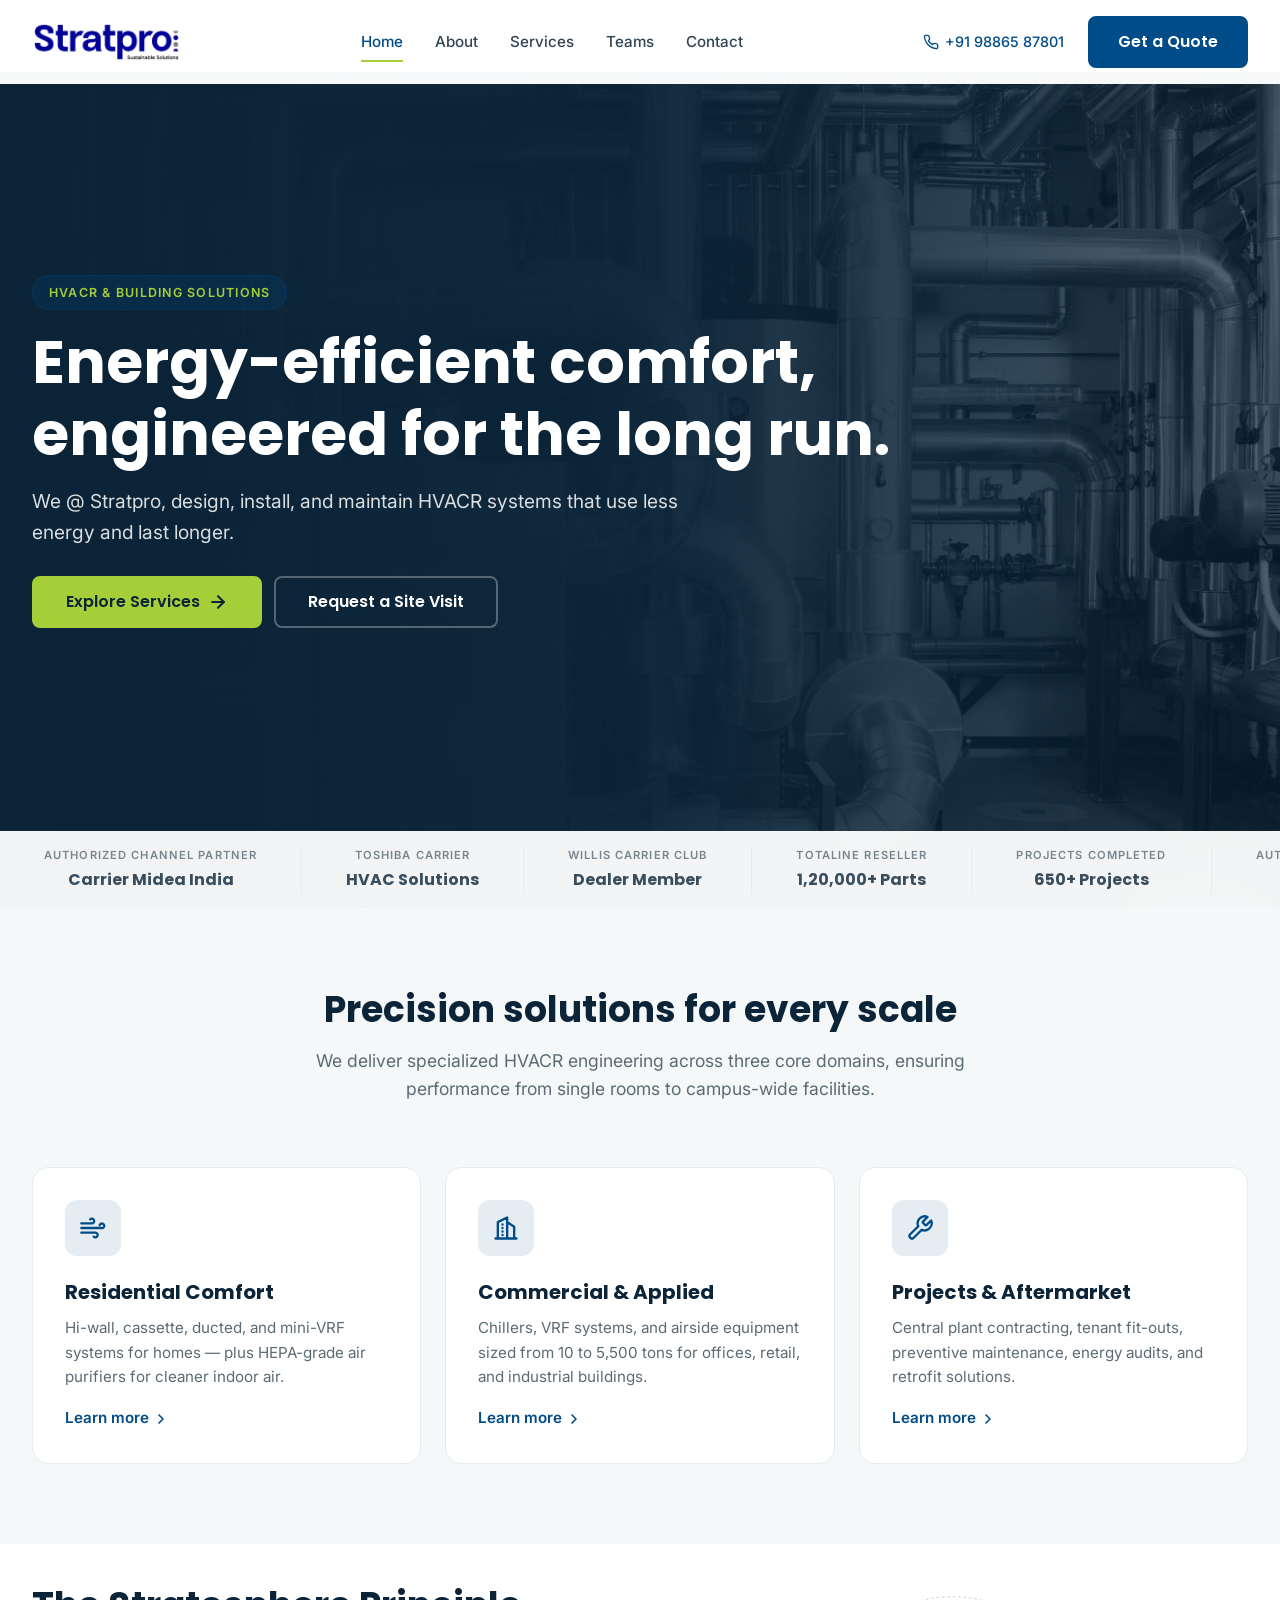
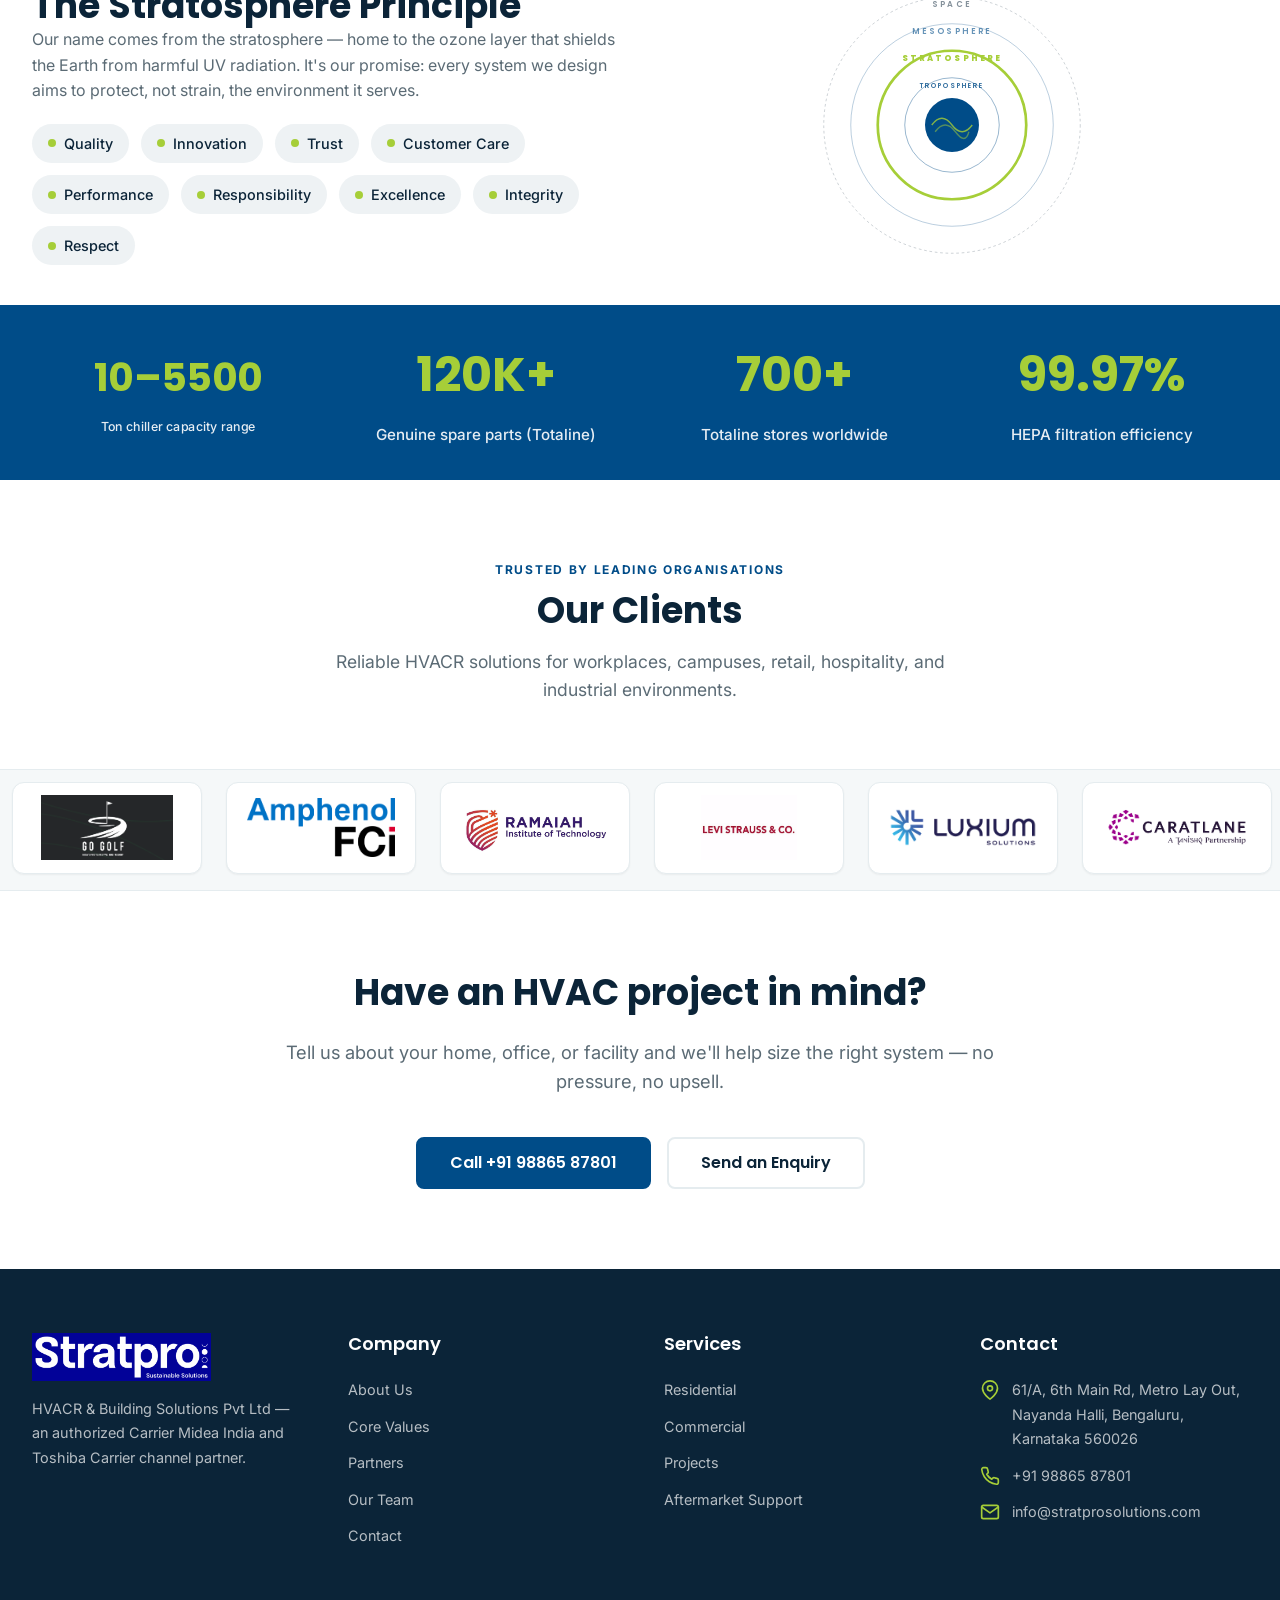
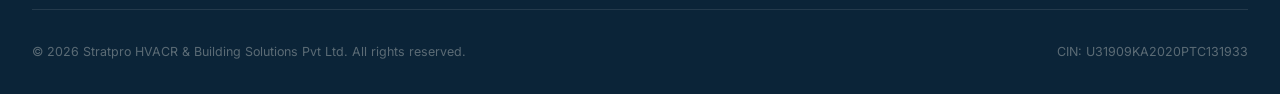
<file: stratpro-site-updated/index.html>
<!DOCTYPE html>
<html lang="en">
<head>
  <meta charset="UTF-8">
  <meta name="viewport" content="width=device-width, initial-scale=1.0">
  <title>Stratpro — HVACR & Building Solutions</title>
  <meta name="description" content="Stratpro HVACR & Building Solutions Pvt Ltd — authorized Carrier Midea India and Toshiba Carrier channel partner. Energy-efficient HVAC systems for homes, offices, and industrial facilities across Bengaluru.">
  <link rel="stylesheet" href="css/styles.css">
  <link rel="icon" href="favicon.svg" type="image/svg+xml">
</head>
<body>

<!-- ====== HEADER ====== -->
<header class="site-header" id="siteHeader">
  <div class="container">
    <a href="index.html" class="logo"><img src="assets/logo-navy.png" alt="Stratpro"></a>
    <nav>
      <a href="index.html" class="active">Home</a>
      <a href="about.html">About</a>
      <a href="services.html">Services</a>
      <a href="teams.html">Teams</a>
      <a href="contact.html">Contact</a>
    </nav>
    <div class="header-cta">
      <a href="tel:+919886587801" class="call-link">
        <svg width="16" height="16" viewBox="0 0 24 24" fill="none" stroke="currentColor" stroke-width="2" stroke-linecap="round" stroke-linejoin="round"><path d="M22 16.92v3a2 2 0 0 1-2.18 2 19.79 19.79 0 0 1-8.63-3.07 19.5 19.5 0 0 1-6-6 19.79 19.79 0 0 1-3.07-8.67A2 2 0 0 1 4.11 2h3a2 2 0 0 1 2 1.72 12.84 12.84 0 0 0 .7 2.81 2 2 0 0 1-.45 2.11L8.09 9.91a16 16 0 0 0 6 6l1.27-1.27a2 2 0 0 1 2.11-.45 12.84 12.84 0 0 0 2.81.7A2 2 0 0 1 22 16.92z"/></svg>
        +91 98865 87801
      </a>
      <a href="contact.html" class="btn btn-primary">Get a Quote</a>
    </div>
    <button class="menu-toggle" id="menuToggle" aria-label="Toggle menu">
      <svg width="24" height="24" viewBox="0 0 24 24" fill="none" stroke="currentColor" stroke-width="2" stroke-linecap="round" stroke-linejoin="round" id="menuIcon"><line x1="3" y1="6" x2="21" y2="6"/><line x1="3" y1="12" x2="21" y2="12"/><line x1="3" y1="18" x2="21" y2="18"/></svg>
    </button>
  </div>
  <div class="mobile-menu" id="mobileMenu">
    <a href="index.html" class="active">Home</a>
    <a href="about.html">About</a>
    <a href="services.html">Services</a>
    <a href="teams.html">Teams</a>
    <a href="contact.html">Contact</a>
    <div class="mobile-call">
      <svg width="18" height="18" viewBox="0 0 24 24" fill="none" stroke="currentColor" stroke-width="2" stroke-linecap="round" stroke-linejoin="round"><path d="M22 16.92v3a2 2 0 0 1-2.18 2 19.79 19.79 0 0 1-8.63-3.07 19.5 19.5 0 0 1-6-6 19.79 19.79 0 0 1-3.07-8.67A2 2 0 0 1 4.11 2h3a2 2 0 0 1 2 1.72 12.84 12.84 0 0 0 .7 2.81 2 2 0 0 1-.45 2.11L8.09 9.91a16 16 0 0 0 6 6l1.27-1.27a2 2 0 0 1 2.11-.45 12.84 12.84 0 0 0 2.81.7A2 2 0 0 1 22 16.92z"/></svg>
      +91 98865 87801
    </div>
    <a href="contact.html" class="btn btn-primary btn-block">Get a Quote</a>
  </div>
</header>

<main>

<!-- ====== HERO ====== -->
<section class="hero">
  <div class="hero-bg">
    <img src="assets/hero-pipes.jpg" alt="HVAC Installation">
    <div class="hero-overlay"></div>
  </div>
  <div class="hero-content">
    <div class="container">
      <span class="hero-badge">HVACR & Building Solutions</span>
      <h1>Energy-efficient comfort, engineered for the long run.</h1>
      <p class="lead">We @ Stratpro, design, install, and maintain HVACR systems that use less energy and last longer.</p>
      <div class="hero-actions">
        <a href="services.html" class="btn btn-accent btn-lg">Explore Services
          <svg width="20" height="20" viewBox="0 0 24 24" fill="none" stroke="currentColor" stroke-width="2.5" stroke-linecap="round" stroke-linejoin="round"><line x1="5" y1="12" x2="19" y2="12"/><polyline points="12 5 19 12 12 19"/></svg>
        </a>
        <a href="contact.html" class="btn btn-ghost-white btn-lg">Request a Site Visit</a>
      </div>
    </div>
  </div>

  <div class="ticker">
    <div class="ticker-track" id="ticker">
      <!-- duplicated by JS for infinite scroll -->
      <div class="ticker-item">
        <div class="item"><span class="label">Authorized Channel Partner</span><span class="value">Carrier Midea India</span></div>
      </div>
      <div class="ticker-item">
        <div class="item"><span class="label">Toshiba Carrier</span><span class="value">HVAC Solutions</span></div>
      </div>
      <div class="ticker-item">
        <div class="item"><span class="label">Willis Carrier Club</span><span class="value">Dealer Member</span></div>
      </div>
      <div class="ticker-item">
        <div class="item"><span class="label">Totaline Reseller</span><span class="value">1,20,000+ Parts</span></div>
      </div>
      <div class="ticker-item">
        <div class="item"><span class="label">Projects Completed</span><span class="value">650+ Projects</span></div>
      </div>
    </div>
  </div>
</section>

<!-- ====== SERVICE SEGMENTS ====== -->
<section class="section bg-muted reveal">
  <div class="container">
    <div class="section-header">
      <h2>Precision solutions for every scale</h2>
      <p>We deliver specialized HVACR engineering across three core domains, ensuring performance from single rooms to campus-wide facilities.</p>
    </div>
    <div class="cards-3">
      <div class="card hover-lift">
        <div class="icon">
          <svg viewBox="0 0 24 24" fill="none" stroke="currentColor" stroke-width="2" stroke-linecap="round" stroke-linejoin="round"><path d="M9.59 4.59A2 2 0 1 1 11 8H2m10.59 11.41A2 2 0 1 0 14 16H2m15.73-6.41A2 2 0 1 1 19 12H2"/></svg>
        </div>
        <h3>Residential Comfort</h3>
        <p>Hi-wall, cassette, ducted, and mini-VRF systems for homes — plus HEPA-grade air purifiers for cleaner indoor air.</p>
        <a href="services.html" class="more">Learn more <svg width="16" height="16" viewBox="0 0 24 24" fill="none" stroke="currentColor" stroke-width="2.5" stroke-linecap="round" stroke-linejoin="round"><polyline points="9 18 15 12 9 6"/></svg></a>
      </div>

      <div class="card hover-lift">
        <div class="icon">
          <svg viewBox="0 0 24 24" fill="none" stroke="currentColor" stroke-width="2" stroke-linecap="round" stroke-linejoin="round"><path d="M3 21h18M5 21V7l8-4v18M19 21V11l-6-4M9 9v.01M9 12v.01M9 15v.01M9 18v.01"/></svg>
        </div>
        <h3>Commercial & Applied</h3>
        <p>Chillers, VRF systems, and airside equipment sized from 10 to 5,500 tons for offices, retail, and industrial buildings.</p>
        <a href="services.html" class="more">Learn more <svg width="16" height="16" viewBox="0 0 24 24" fill="none" stroke="currentColor" stroke-width="2.5" stroke-linecap="round" stroke-linejoin="round"><polyline points="9 18 15 12 9 6"/></svg></a>
      </div>

      <div class="card hover-lift">
        <div class="icon">
          <svg viewBox="0 0 24 24" fill="none" stroke="currentColor" stroke-width="2" stroke-linecap="round" stroke-linejoin="round"><path d="M14.7 6.3a1 1 0 0 0 0 1.4l1.6 1.6a1 1 0 0 0 1.4 0l3.77-3.77a6 6 0 0 1-7.94 7.94l-6.91 6.91a2.12 2.12 0 0 1-3-3l6.91-6.91a6 6 0 0 1 7.94-7.94l-3.76 3.76z"/></svg>
        </div>
        <h3>Projects & Aftermarket</h3>
        <p>Central plant contracting, tenant fit-outs, preventive maintenance, energy audits, and retrofit solutions.</p>
        <a href="services.html" class="more">Learn more <svg width="16" height="16" viewBox="0 0 24 24" fill="none" stroke="currentColor" stroke-width="2.5" stroke-linecap="round" stroke-linejoin="round"><polyline points="9 18 15 12 9 6"/></svg></a>
      </div>
    </div>
  </div>
</section>

<!-- ====== STRATOSPHERE PRINCIPLE ====== -->
<section class="section strato-home reveal" style="overflow:hidden">
  <div class="container">
    <div class="split-2">
      <div>
        <h2>The Stratosphere Principle</h2>
        <p>Our name comes from the stratosphere — home to the ozone layer that shields the Earth from harmful UV radiation. It's our promise: every system we design aims to protect, not strain, the environment it serves.</p>
        <div class="chips-row mt-12">
          <span class="chip"><span class="dot"></span>Quality</span>
          <span class="chip"><span class="dot"></span>Innovation</span>
          <span class="chip"><span class="dot"></span>Trust</span>
          <span class="chip"><span class="dot"></span>Customer Care</span>
          <span class="chip"><span class="dot"></span>Performance</span>
          <span class="chip"><span class="dot"></span>Responsibility</span>
          <span class="chip"><span class="dot"></span>Excellence</span>
          <span class="chip"><span class="dot"></span>Integrity</span>
          <span class="chip"><span class="dot"></span>Respect</span>
        </div>
      </div>
      <div class="flex-center">
        <svg class="strato-diagram" viewBox="0 0 400 400" xmlns="http://www.w3.org/2000/svg">
          <circle class="strato-ring strato-ring-outer" cx="200" cy="200" r="190" fill="none" stroke="#0B2438" stroke-width="1" stroke-dasharray="4 4" opacity="0.3"/>
          <text x="200" y="25" text-anchor="middle" fill="#0B2438" font-size="12" font-weight="600" opacity="0.5" font-family="Poppins" letter-spacing="3">SPACE</text>
          <circle class="strato-ring strato-ring-meso" cx="200" cy="200" r="150" fill="none" stroke="#004C88" stroke-width="1" opacity="0.4"/>
          <text x="200" y="65" text-anchor="middle" fill="#004C88" font-size="12" font-weight="600" opacity="0.6" font-family="Poppins" letter-spacing="3">MESOSPHERE</text>
          <circle class="strato-ring strato-ring-core" cx="200" cy="200" r="110" fill="none" stroke="#A6CE38" stroke-width="4"/>
          <text x="200" y="105" text-anchor="middle" fill="#A6CE38" font-size="12" font-weight="800" font-family="Poppins" letter-spacing="3">STRATOSPHERE</text>
          <circle class="strato-ring strato-ring-tropo" cx="200" cy="200" r="70" fill="none" stroke="#004C88" stroke-width="1" opacity="0.6"/>
          <text x="200" y="145" text-anchor="middle" fill="#004C88" font-size="10" font-weight="600" opacity="0.8" font-family="Poppins" letter-spacing="3">TROPOSPHERE</text>
          <circle class="strato-core" cx="200" cy="200" r="40" fill="#004C88"/>
          <path class="strato-wave strato-wave-one" d="M170 200 Q 185 180 200 200 T 230 200" fill="none" stroke="#A6CE38" stroke-width="2" opacity="0.8"/>
          <path class="strato-wave strato-wave-two" d="M175 210 Q 190 190 205 210 T 225 210" fill="none" stroke="#A6CE38" stroke-width="2" opacity="0.5"/>
        </svg>
      </div>
    </div>
  </div>
</section>

<!-- ====== STATS ====== -->
<section class="bg-primary section-lg stats-home">
  <div class="container">
    <div class="stats-grid">
      <div class="stat stat-capacity"><span class="num">10–5500</span><span class="label">Ton chiller capacity range</span></div>
      <div class="stat"><span class="num">120K+</span><span class="label">Genuine spare parts (Totaline)</span></div>
      <div class="stat"><span class="num">700+</span><span class="label">Totaline stores worldwide</span></div>
      <div class="stat"><span class="num">99.97%</span><span class="label">HEPA filtration efficiency</span></div>
    </div>
  </div>
</section>

<!-- ====== CTA BAND ====== -->
<section class="clients-section section">
  <div class="container">
    <div class="section-header clients-heading">
      <span class="eyebrow">Trusted by leading organisations</span>
      <h2>Our Clients</h2>
      <p>Reliable HVACR solutions for workplaces, campuses, retail, hospitality, and industrial environments.</p>
    </div>
  </div>
  <div class="clients-marquee" aria-label="Our clients">
    <div class="clients-track" id="clientsTicker">
      <div class="client-logo"><img src="assets/go-golf.png" alt="Go Golf"></div>
      <div class="client-logo"><img src="assets/amphenol.png" alt="Amphenol"></div>
      <div class="client-logo"><img src="assets/ramaiah.webp" alt="Ramaiah Institute of Technology"></div>
      <div class="client-logo"><img src="assets/levi-strauss.jpg" alt="Levi Strauss &amp; Co."></div>
      <div class="client-logo"><img src="assets/luxium.png" alt="Luxium Solutions"></div>
      <div class="client-logo"><img src="assets/caratlane.png" alt="CaratLane"></div>
      <div class="client-logo"><img src="assets/aukera.svg" alt="Aukera"></div>
      <div class="client-logo"><img src="assets/arvind.svg" alt="Arvind"></div>
      <div class="client-logo"><img src="assets/design-arc-interiors.png" alt="Design Arc Interiors"></div>
      <div class="client-logo"><img src="assets/suma.png" alt="Suma"></div>
      <div class="client-logo"><img src="assets/loco-bear.png" alt="Loco Bear"></div>
      <div class="client-logo"><img src="assets/torq3-e-zone.jpg" alt="Torq3 E-Zone"></div>
      <div class="client-logo"><img src="assets/foxconn.png" alt="Foxconn"></div>
      <div class="client-logo"><img src="assets/ae-electrical-instrumentation.png" alt="AE Electrical Instrumentation"></div>
    </div>
  </div>
</section>

<section class="section">
  <div class="container">
    <div class="cta-band" style="padding:0; max-width:760px; margin:0 auto;">
      <h2>Have an HVAC project in mind?</h2>
      <p>Tell us about your home, office, or facility and we'll help size the right system — no pressure, no upsell.</p>
      <div class="actions">
        <a href="tel:+919886587801" class="btn btn-primary btn-lg">Call +91 98865 87801</a>
        <a href="contact.html" class="btn btn-outline btn-lg">Send an Enquiry</a>
      </div>
    </div>
  </div>
</section>

</main>

<!-- ====== FOOTER ====== -->
<footer class="site-footer">
  <div class="container">
    <div class="footer-grid">
      <div class="footer-col">
        <img src="assets/logo-white.png" alt="Stratpro">
        <p>HVACR & Building Solutions Pvt Ltd — an authorized Carrier Midea India and Toshiba Carrier channel partner.</p>
      </div>
      <div class="footer-col">
        <h4>Company</h4>
        <ul>
          <li><a href="about.html">About Us</a></li>
          <li><a href="about.html">Core Values</a></li>
          <li><a href="about.html">Partners</a></li>
          <li><a href="teams.html">Our Team</a></li>
          <li><a href="contact.html">Contact</a></li>
        </ul>
      </div>
      <div class="footer-col">
        <h4>Services</h4>
        <ul>
          <li><a href="services.html">Residential</a></li>
          <li><a href="services.html">Commercial</a></li>
          <li><a href="services.html">Projects</a></li>
          <li><a href="services.html">Aftermarket Support</a></li>
        </ul>
      </div>
      <div class="footer-col">
        <h4>Contact</h4>
        <ul>
          <li>
            <div class="contact-row">
              <svg width="20" height="20" viewBox="0 0 24 24" fill="none" stroke="currentColor" stroke-width="2" stroke-linecap="round" stroke-linejoin="round"><path d="M21 10c0 7-9 13-9 13s-9-6-9-13a9 9 0 0 1 18 0z"/><circle cx="12" cy="10" r="3"/></svg>
              <span>61/A, 6th Main Rd, Metro Lay Out, Nayanda Halli, Bengaluru, Karnataka 560026</span>
            </div>
          </li>
          <li>
            <div class="contact-row">
              <svg width="20" height="20" viewBox="0 0 24 24" fill="none" stroke="currentColor" stroke-width="2" stroke-linecap="round" stroke-linejoin="round"><path d="M22 16.92v3a2 2 0 0 1-2.18 2 19.79 19.79 0 0 1-8.63-3.07 19.5 19.5 0 0 1-6-6 19.79 19.79 0 0 1-3.07-8.67A2 2 0 0 1 4.11 2h3a2 2 0 0 1 2 1.72 12.84 12.84 0 0 0 .7 2.81 2 2 0 0 1-.45 2.11L8.09 9.91a16 16 0 0 0 6 6l1.27-1.27a2 2 0 0 1 2.11-.45 12.84 12.84 0 0 0 2.81.7A2 2 0 0 1 22 16.92z"/></svg>
              <a href="tel:+919886587801">+91 98865 87801</a>
            </div>
          </li>
          <li>
            <div class="contact-row">
              <svg width="20" height="20" viewBox="0 0 24 24" fill="none" stroke="currentColor" stroke-width="2" stroke-linecap="round" stroke-linejoin="round"><path d="M4 4h16c1.1 0 2 .9 2 2v12c0 1.1-.9 2-2 2H4c-1.1 0-2-.9-2-2V6c0-1.1.9-2 2-2z"/><polyline points="22,6 12,13 2,6"/></svg>
              <a href="mailto:info@stratprosolutions.com">info@stratprosolutions.com</a>
            </div>
          </li>
        </ul>
      </div>
    </div>
    <div class="footer-bottom">
      <p>© 2026 Stratpro HVACR & Building Solutions Pvt Ltd. All rights reserved.</p>
      <p>CIN: U31909KA2020PTC131933</p>
    </div>
  </div>
</footer>

<script src="js/main.js"></script>
</body>
</html>
</file>
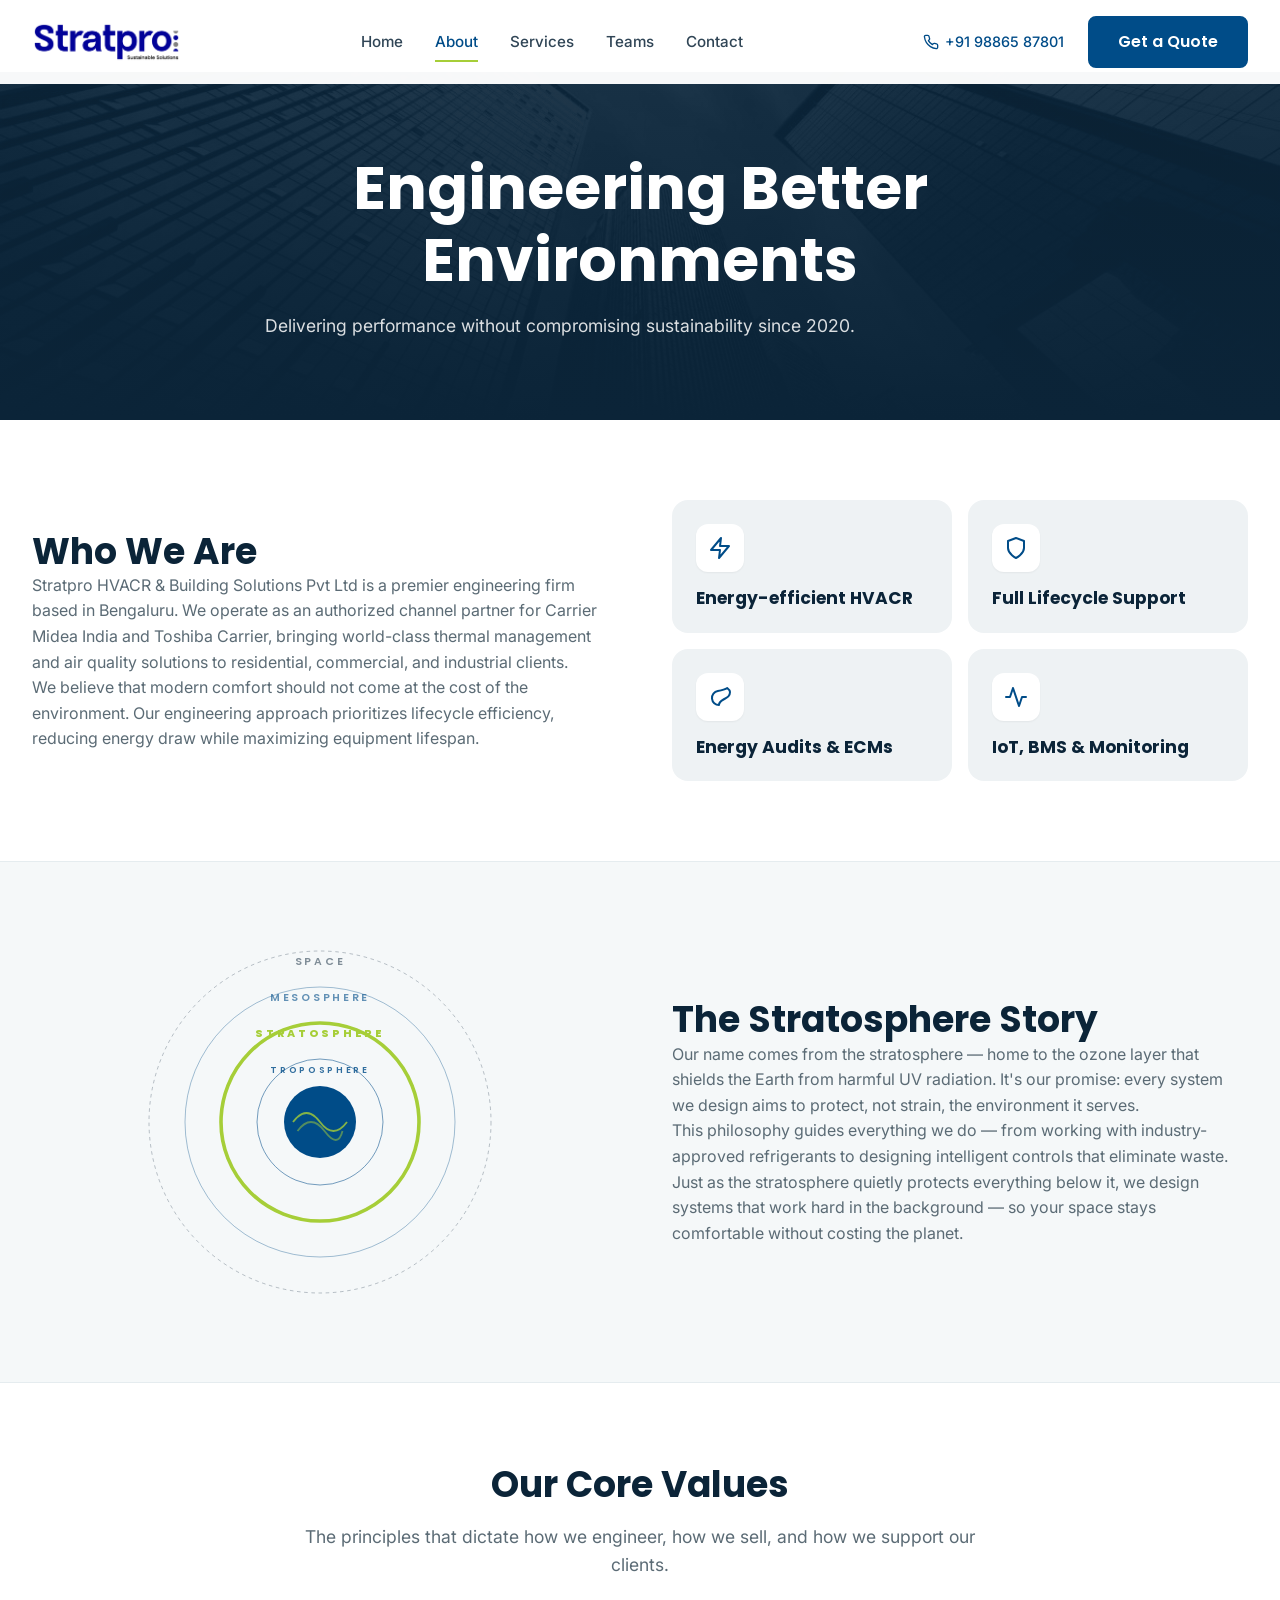
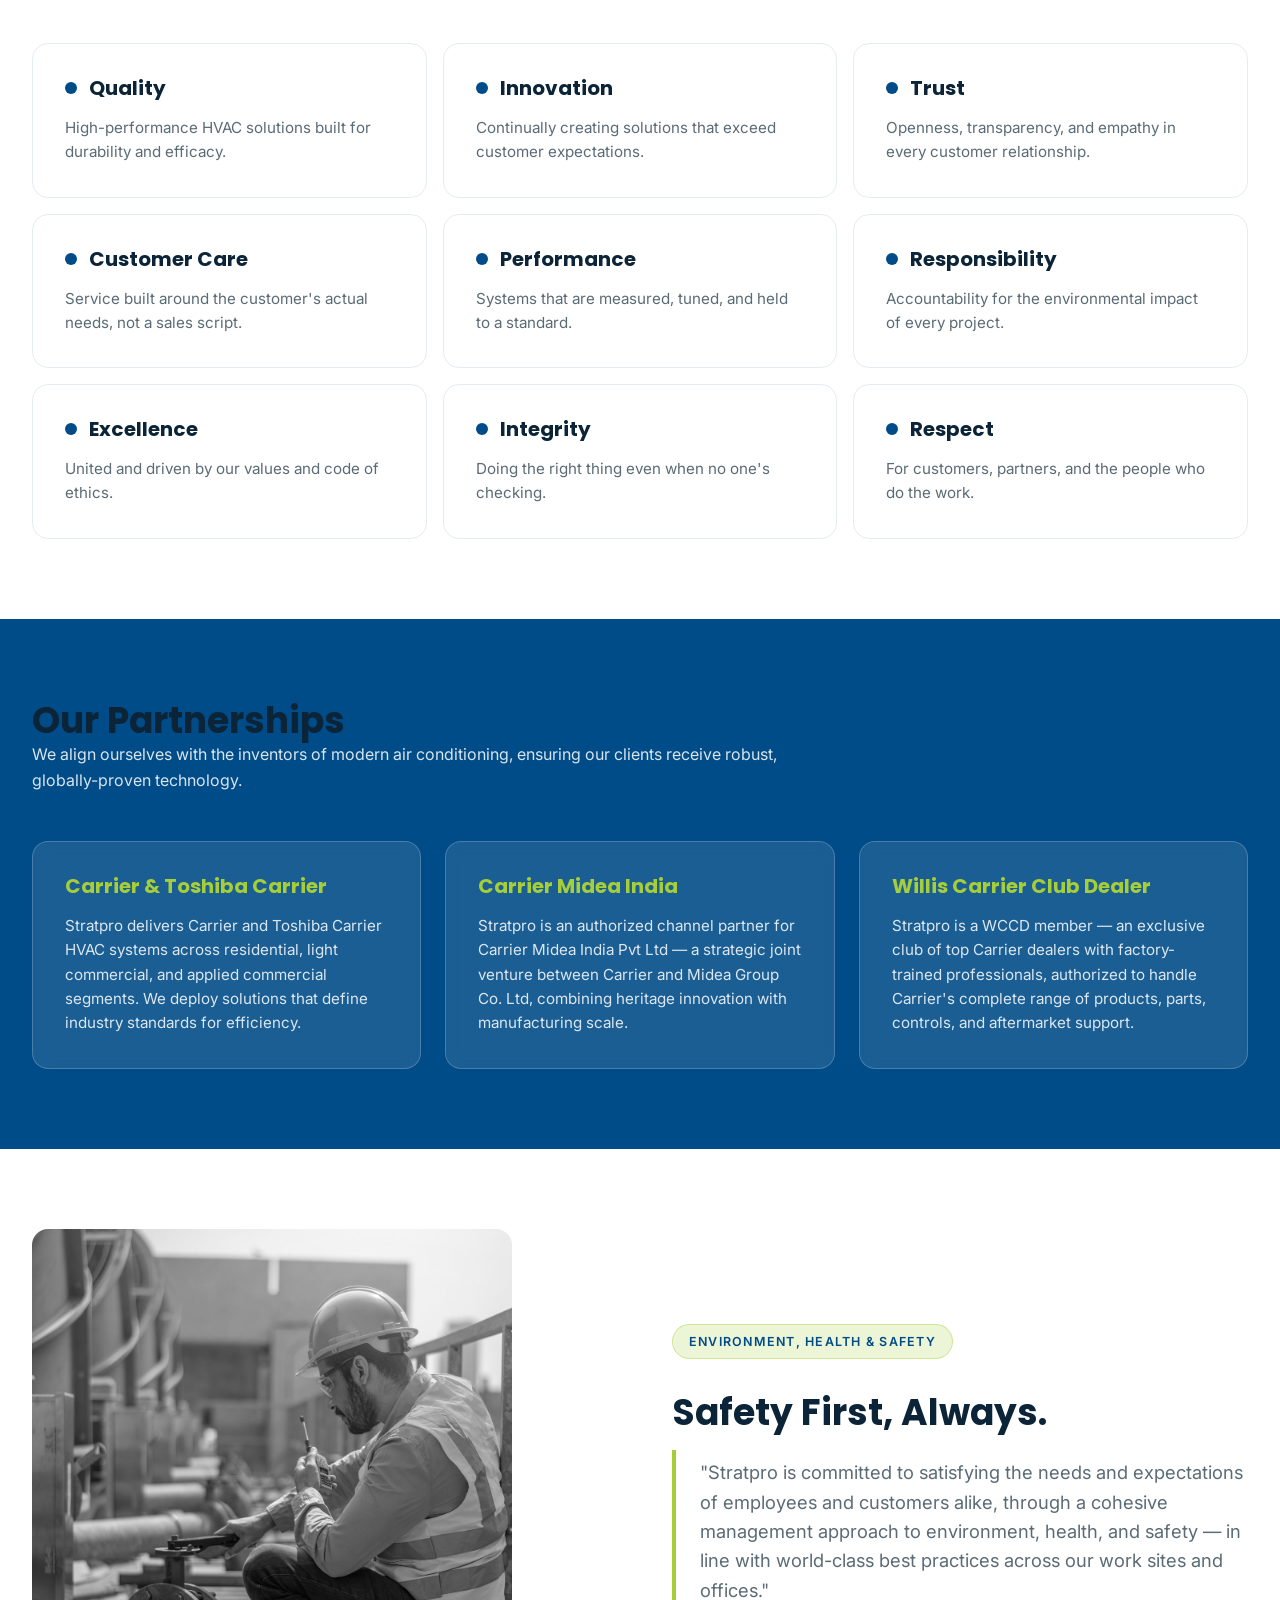
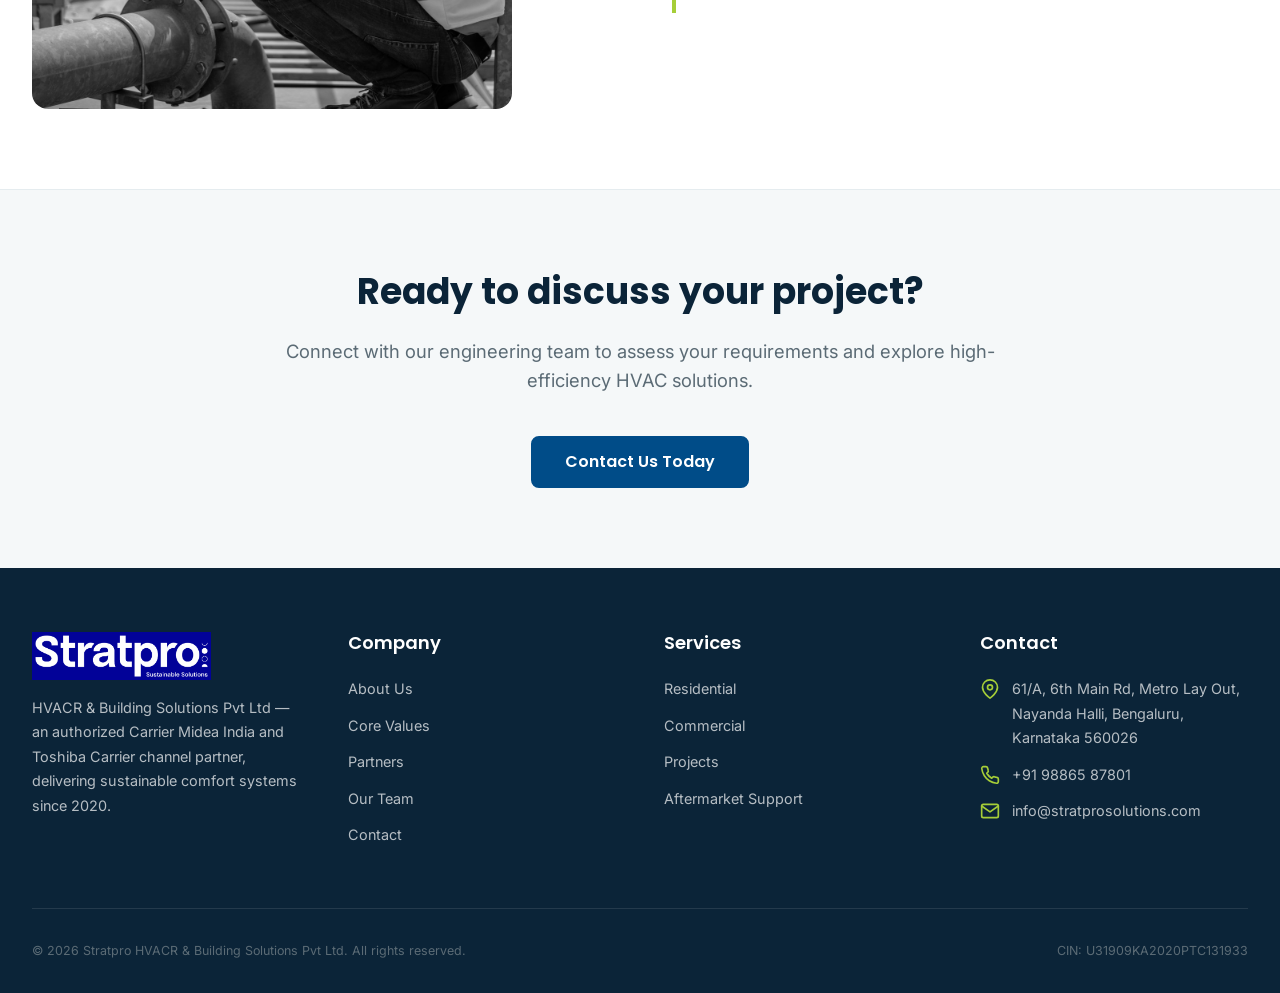
<file: stratpro-site-updated/about.html>
<!DOCTYPE html>
<html lang="en">
<head>
  <meta charset="UTF-8">
  <meta name="viewport" content="width=device-width, initial-scale=1.0">
  <title>About — Stratpro HVACR & Building Solutions</title>
  <meta name="description" content="Stratpro delivers engineering-built HVACR solutions as an authorized Carrier Midea India and Toshiba Carrier partner. Learn about our values, partnerships, and EHS commitment.">
  <link rel="stylesheet" href="css/styles.css">
  <link rel="icon" href="favicon.svg" type="image/svg+xml">
</head>
<body>
<!-- Shared header/footer markup; nav active class differs per page. -->
<header class="site-header" id="siteHeader">
  <div class="container">
    <a href="index.html" class="logo"><img src="assets/logo-navy.png" alt="Stratpro"></a>
    <nav>
      <a href="index.html">Home</a>
      <a href="about.html" class="active">About</a>
      <a href="services.html">Services</a>
      <a href="teams.html">Teams</a>
      <a href="contact.html">Contact</a>
    </nav>
    <div class="header-cta">
      <a href="tel:+919886587801" class="call-link">
        <svg width="16" height="16" viewBox="0 0 24 24" fill="none" stroke="currentColor" stroke-width="2" stroke-linecap="round" stroke-linejoin="round"><path d="M22 16.92v3a2 2 0 0 1-2.18 2 19.79 19.79 0 0 1-8.63-3.07 19.5 19.5 0 0 1-6-6 19.79 19.79 0 0 1-3.07-8.67A2 2 0 0 1 4.11 2h3a2 2 0 0 1 2 1.72 12.84 12.84 0 0 0 .7 2.81 2 2 0 0 1-.45 2.11L8.09 9.91a16 16 0 0 0 6 6l1.27-1.27a2 2 0 0 1 2.11-.45 12.84 12.84 0 0 0 2.81.7A2 2 0 0 1 22 16.92z"/></svg>
        +91 98865 87801
      </a>
      <a href="contact.html" class="btn btn-primary">Get a Quote</a>
    </div>
    <button class="menu-toggle" id="menuToggle" aria-label="Toggle menu">
      <svg width="24" height="24" viewBox="0 0 24 24" fill="none" stroke="currentColor" stroke-width="2" stroke-linecap="round" stroke-linejoin="round"><line x1="3" y1="6" x2="21" y2="6"/><line x1="3" y1="12" x2="21" y2="12"/><line x1="3" y1="18" x2="21" y2="18"/></svg>
    </button>
  </div>
  <div class="mobile-menu" id="mobileMenu">
    <a href="index.html">Home</a>
    <a href="about.html" class="active">About</a>
    <a href="services.html">Services</a>
    <a href="teams.html">Teams</a>
    <a href="contact.html">Contact</a>
    <div class="mobile-call">
      <svg width="18" height="18" viewBox="0 0 24 24" fill="none" stroke="currentColor" stroke-width="2" stroke-linecap="round" stroke-linejoin="round"><path d="M22 16.92v3a2 2 0 0 1-2.18 2 19.79 19.79 0 0 1-8.63-3.07 19.5 19.5 0 0 1-6-6 19.79 19.79 0 0 1-3.07-8.67A2 2 0 0 1 4.11 2h3a2 2 0 0 1 2 1.72 12.84 12.84 0 0 0 .7 2.81 2 2 0 0 1-.45 2.11L8.09 9.91a16 16 0 0 0 6 6l1.27-1.27a2 2 0 0 1 2.11-.45 12.84 12.84 0 0 0 2.81.7A2 2 0 0 1 22 16.92z"/></svg>
      +91 98865 87801
    </div>
    <a href="contact.html" class="btn btn-primary btn-block">Get a Quote</a>
  </div>
</header>

<main>
<!-- ====== BANNER ====== -->
<section class="page-banner">
  <div class="bg"><img src="assets/skyline-banner.jpg" alt="City Skyline"></div>
  <div class="overlay"></div>
  <div class="content">
    <h1>Engineering Better Environments</h1>
    <p>Delivering performance without compromising sustainability since 2020.</p>
  </div>
</section>

<!-- ====== WHO WE ARE ====== -->
<section class="section">
  <div class="container">
    <div class="split-2">
      <div>
        <h2>Who We Are</h2>
        <p>Stratpro HVACR & Building Solutions Pvt Ltd is a premier engineering firm based in Bengaluru. We operate as an authorized channel partner for Carrier Midea India and Toshiba Carrier, bringing world-class thermal management and air quality solutions to residential, commercial, and industrial clients.</p>
        <p>We believe that modern comfort should not come at the cost of the environment. Our engineering approach prioritizes lifecycle efficiency, reducing energy draw while maximizing equipment lifespan.</p>
      </div>
      <div class="pillars-grid">
        <div class="pillar">
          <div class="icon"><svg viewBox="0 0 24 24" fill="none" stroke="currentColor" stroke-width="2" stroke-linecap="round" stroke-linejoin="round"><polygon points="13 2 3 14 12 14 11 22 21 10 12 10 13 2"/></svg></div>
          <h3>Energy-efficient HVACR</h3>
        </div>
        <div class="pillar">
          <div class="icon"><svg viewBox="0 0 24 24" fill="none" stroke="currentColor" stroke-width="2" stroke-linecap="round" stroke-linejoin="round"><path d="M12 22s8-4 8-10V5l-8-3-8 3v7c0 6 8 10 8 10z"/></svg></div>
          <h3>Full Lifecycle Support</h3>
        </div>
        <div class="pillar">
          <div class="icon"><svg viewBox="0 0 24 24" fill="none" stroke="currentColor" stroke-width="2" stroke-linecap="round" stroke-linejoin="round"><path d="M11 20A7 7 0 0 1 9.8 6.1C15.5 5 17 4.48 19.2 2.96c1.7 1.3 2.8 3.4 2.8 4.04 0 4.42-3 5.59-6.5 7.5-3.2 1.7-4.5 4-4.5 5.5z"/></svg></div>
          <h3>Energy Audits & ECMs</h3>
        </div>
        <div class="pillar">
          <div class="icon"><svg viewBox="0 0 24 24" fill="none" stroke="currentColor" stroke-width="2" stroke-linecap="round" stroke-linejoin="round"><polyline points="22 12 18 12 15 21 9 3 6 12 2 12"/></svg></div>
          <h3>IoT, BMS & Monitoring</h3>
        </div>
      </div>
    </div>
  </div>
</section>

<!-- ====== STRATOSPHERE STORY ====== -->
<section class="section bg-muted border-y reveal strato-story">
  <div class="container">
    <div class="split-2 flip-img">
      <div class="flex-center">
        <svg class="strato-diagram" viewBox="0 0 400 400" xmlns="http://www.w3.org/2000/svg">
          <circle cx="200" cy="200" r="190" fill="none" stroke="#0B2438" stroke-width="1" stroke-dasharray="4 4" opacity="0.3"/>
          <text x="200" y="25" text-anchor="middle" fill="#0B2438" font-size="12" font-weight="600" opacity="0.5" font-family="Poppins" letter-spacing="3">SPACE</text>
          <circle cx="200" cy="200" r="150" fill="none" stroke="#004C88" stroke-width="1" opacity="0.4"/>
          <text x="200" y="65" text-anchor="middle" fill="#004C88" font-size="12" font-weight="600" opacity="0.6" font-family="Poppins" letter-spacing="3">MESOSPHERE</text>
          <circle cx="200" cy="200" r="110" fill="none" stroke="#A6CE38" stroke-width="4"/>
          <text x="200" y="105" text-anchor="middle" fill="#A6CE38" font-size="12" font-weight="800" font-family="Poppins" letter-spacing="3">STRATOSPHERE</text>
          <circle cx="200" cy="200" r="70" fill="none" stroke="#004C88" stroke-width="1" opacity="0.6"/>
          <text x="200" y="145" text-anchor="middle" fill="#004C88" font-size="10" font-weight="600" opacity="0.8" font-family="Poppins" letter-spacing="3">TROPOSPHERE</text>
          <circle cx="200" cy="200" r="40" fill="#004C88"/>
          <path d="M170 200 Q 185 180 200 200 T 230 200" fill="none" stroke="#A6CE38" stroke-width="2" opacity="0.8"/>
          <path d="M175 210 Q 190 190 205 210 T 225 210" fill="none" stroke="#A6CE38" stroke-width="2" opacity="0.5"/>
        </svg>
      </div>
      <div>
        <h2>The Stratosphere Story</h2>
        <p>Our name comes from the stratosphere — home to the ozone layer that shields the Earth from harmful UV radiation. It's our promise: every system we design aims to protect, not strain, the environment it serves.</p>
        <p>This philosophy guides everything we do — from working with industry-approved refrigerants to designing intelligent controls that eliminate waste.</p>
        <p>Just as the stratosphere quietly protects everything below it, we design systems that work hard in the background — so your space stays comfortable without costing the planet.</p>
      </div>
    </div>
  </div>
</section>

<!-- ====== CORE VALUES ====== -->
<section class="section">
  <div class="container">
    <div class="section-header">
      <h2>Our Core Values</h2>
      <p>The principles that dictate how we engineer, how we sell, and how we support our clients.</p>
    </div>
    <div class="values-grid">
      <div class="value-card"><div class="head"><span class="dot"></span><h3>Quality</h3></div><p>High-performance HVAC solutions built for durability and efficacy.</p></div>
      <div class="value-card"><div class="head"><span class="dot"></span><h3>Innovation</h3></div><p>Continually creating solutions that exceed customer expectations.</p></div>
      <div class="value-card"><div class="head"><span class="dot"></span><h3>Trust</h3></div><p>Openness, transparency, and empathy in every customer relationship.</p></div>
      <div class="value-card"><div class="head"><span class="dot"></span><h3>Customer Care</h3></div><p>Service built around the customer's actual needs, not a sales script.</p></div>
      <div class="value-card"><div class="head"><span class="dot"></span><h3>Performance</h3></div><p>Systems that are measured, tuned, and held to a standard.</p></div>
      <div class="value-card"><div class="head"><span class="dot"></span><h3>Responsibility</h3></div><p>Accountability for the environmental impact of every project.</p></div>
      <div class="value-card"><div class="head"><span class="dot"></span><h3>Excellence</h3></div><p>United and driven by our values and code of ethics.</p></div>
      <div class="value-card"><div class="head"><span class="dot"></span><h3>Integrity</h3></div><p>Doing the right thing even when no one's checking.</p></div>
      <div class="value-card"><div class="head"><span class="dot"></span><h3>Respect</h3></div><p>For customers, partners, and the people who do the work.</p></div>
    </div>
  </div>
</section>

<!-- ====== PARTNERSHIPS ====== -->
<section class="section bg-primary">
  <div class="container">
    <div class="mb-12" style="max-width:760px;">
      <h2>Our Partnerships</h2>
      <p>We align ourselves with the inventors of modern air conditioning, ensuring our clients receive robust, globally-proven technology.</p>
    </div>
    <div class="partners-grid">
      <div class="partner-card">
        <h3>Carrier & Toshiba Carrier</h3>
        <p>Stratpro delivers Carrier and Toshiba Carrier HVAC systems across residential, light commercial, and applied commercial segments. We deploy solutions that define industry standards for efficiency.</p>
      </div>
      <div class="partner-card">
        <h3>Carrier Midea India</h3>
        <p>Stratpro is an authorized channel partner for Carrier Midea India Pvt Ltd — a strategic joint venture between Carrier and Midea Group Co. Ltd, combining heritage innovation with manufacturing scale.</p>
      </div>
      <div class="partner-card">
        <h3>Willis Carrier Club Dealer</h3>
        <p>Stratpro is a WCCD member — an exclusive club of top Carrier dealers with factory-trained professionals, authorized to handle Carrier's complete range of products, parts, controls, and aftermarket support.</p>
      </div>
    </div>
  </div>
</section>

<!-- ====== EHS ====== -->
<section class="section">
  <div class="container">
    <div class="split-2">
      <div style="border-radius:1rem; overflow:hidden; aspect-ratio: 1; max-height:480px;">
        <img src="assets/aftermarket-worker.jpg" alt="Stratpro team safety" style="width:100%; height:100%; object-fit:cover;">
      </div>
      <div>
        <span class="hero-badge" style="background:rgba(166,206,56,0.2); border-color:rgba(166,206,56,0.4); color:var(--primary);">Environment, Health & Safety</span>
        <h2 style="margin-top:1rem;">Safety First, Always.</h2>
        <p style="font-size:1.15rem; border-left:4px solid var(--accent); padding:0.5rem 0 0.5rem 1.5rem; margin-top:1rem;">"Stratpro is committed to satisfying the needs and expectations of employees and customers alike, through a cohesive management approach to environment, health, and safety — in line with world-class best practices across our work sites and offices."</p>
      </div>
    </div>
  </div>
</section>

<!-- ====== CTA ====== -->
<section class="section bg-muted border-top">
  <div class="container">
    <div class="cta-band" style="padding:0; max-width:760px; margin:0 auto;">
      <h2>Ready to discuss your project?</h2>
      <p>Connect with our engineering team to assess your requirements and explore high-efficiency HVAC solutions.</p>
      <div class="actions">
        <a href="contact.html" class="btn btn-primary btn-lg">Contact Us Today</a>
      </div>
    </div>
  </div>
</section>
</main>

<footer class="site-footer">
  <div class="container">
    <div class="footer-grid">
      <div class="footer-col"><img src="assets/logo-white.png" alt="Stratpro"><p>HVACR & Building Solutions Pvt Ltd — an authorized Carrier Midea India and Toshiba Carrier channel partner, delivering sustainable comfort systems since 2020.</p></div>
      <div class="footer-col"><h4>Company</h4><ul><li><a href="about.html">About Us</a></li><li><a href="about.html">Core Values</a></li><li><a href="about.html">Partners</a></li><li><a href="teams.html">Our Team</a></li><li><a href="contact.html">Contact</a></li></ul></div>
      <div class="footer-col"><h4>Services</h4><ul><li><a href="services.html">Residential</a></li><li><a href="services.html">Commercial</a></li><li><a href="services.html">Projects</a></li><li><a href="services.html">Aftermarket Support</a></li></ul></div>
      <div class="footer-col"><h4>Contact</h4><ul>
        <li><div class="contact-row"><svg width="20" height="20" viewBox="0 0 24 24" fill="none" stroke="currentColor" stroke-width="2" stroke-linecap="round" stroke-linejoin="round"><path d="M21 10c0 7-9 13-9 13s-9-6-9-13a9 9 0 0 1 18 0z"/><circle cx="12" cy="10" r="3"/></svg><span>61/A, 6th Main Rd, Metro Lay Out, Nayanda Halli, Bengaluru, Karnataka 560026</span></div></li>
        <li><div class="contact-row"><svg width="20" height="20" viewBox="0 0 24 24" fill="none" stroke="currentColor" stroke-width="2" stroke-linecap="round" stroke-linejoin="round"><path d="M22 16.92v3a2 2 0 0 1-2.18 2 19.79 19.5 0 0 1-8.63-3.07 19.5 19.5 0 0 1-6-6 19.79 19.79 0 0 1-3.07-8.67A2 2 0 0 1 4.11 2h3a2 2 0 0 1 2 1.72 12.84 12.84 0 0 1 .7 2.81 2 2 0 0 1-.45 2.11L8.09 9.91a16 16 0 0 0 6 6l1.27-1.27a2 2 0 0 1 2.11-.45 12.84 12.84 0 0 1 2.81.7A2 2 0 0 1 22 16.92z"/></svg><a href="tel:+919886587801">+91 98865 87801</a></div></li>
        <li><div class="contact-row"><svg width="20" height="20" viewBox="0 0 24 24" fill="none" stroke="currentColor" stroke-width="2" stroke-linecap="round" stroke-linejoin="round"><path d="M4 4h16c1.1 0 2 .9 2 2v12c0 1.1-.9 2-2 2H4c-1.1 0-2-.9-2-2V6c0-1.1.9-2 2-2z"/><polyline points="22,6 12,13 2,6"/></svg><a href="mailto:info@stratprosolutions.com">info@stratprosolutions.com</a></div></li>
      </ul></div>
    </div>
    <div class="footer-bottom"><p>© 2026 Stratpro HVACR & Building Solutions Pvt Ltd. All rights reserved.</p><p>CIN: U31909KA2020PTC131933</p></div>
  </div>
</footer>
<script src="js/main.js"></script>
</body>
</html>
</file>
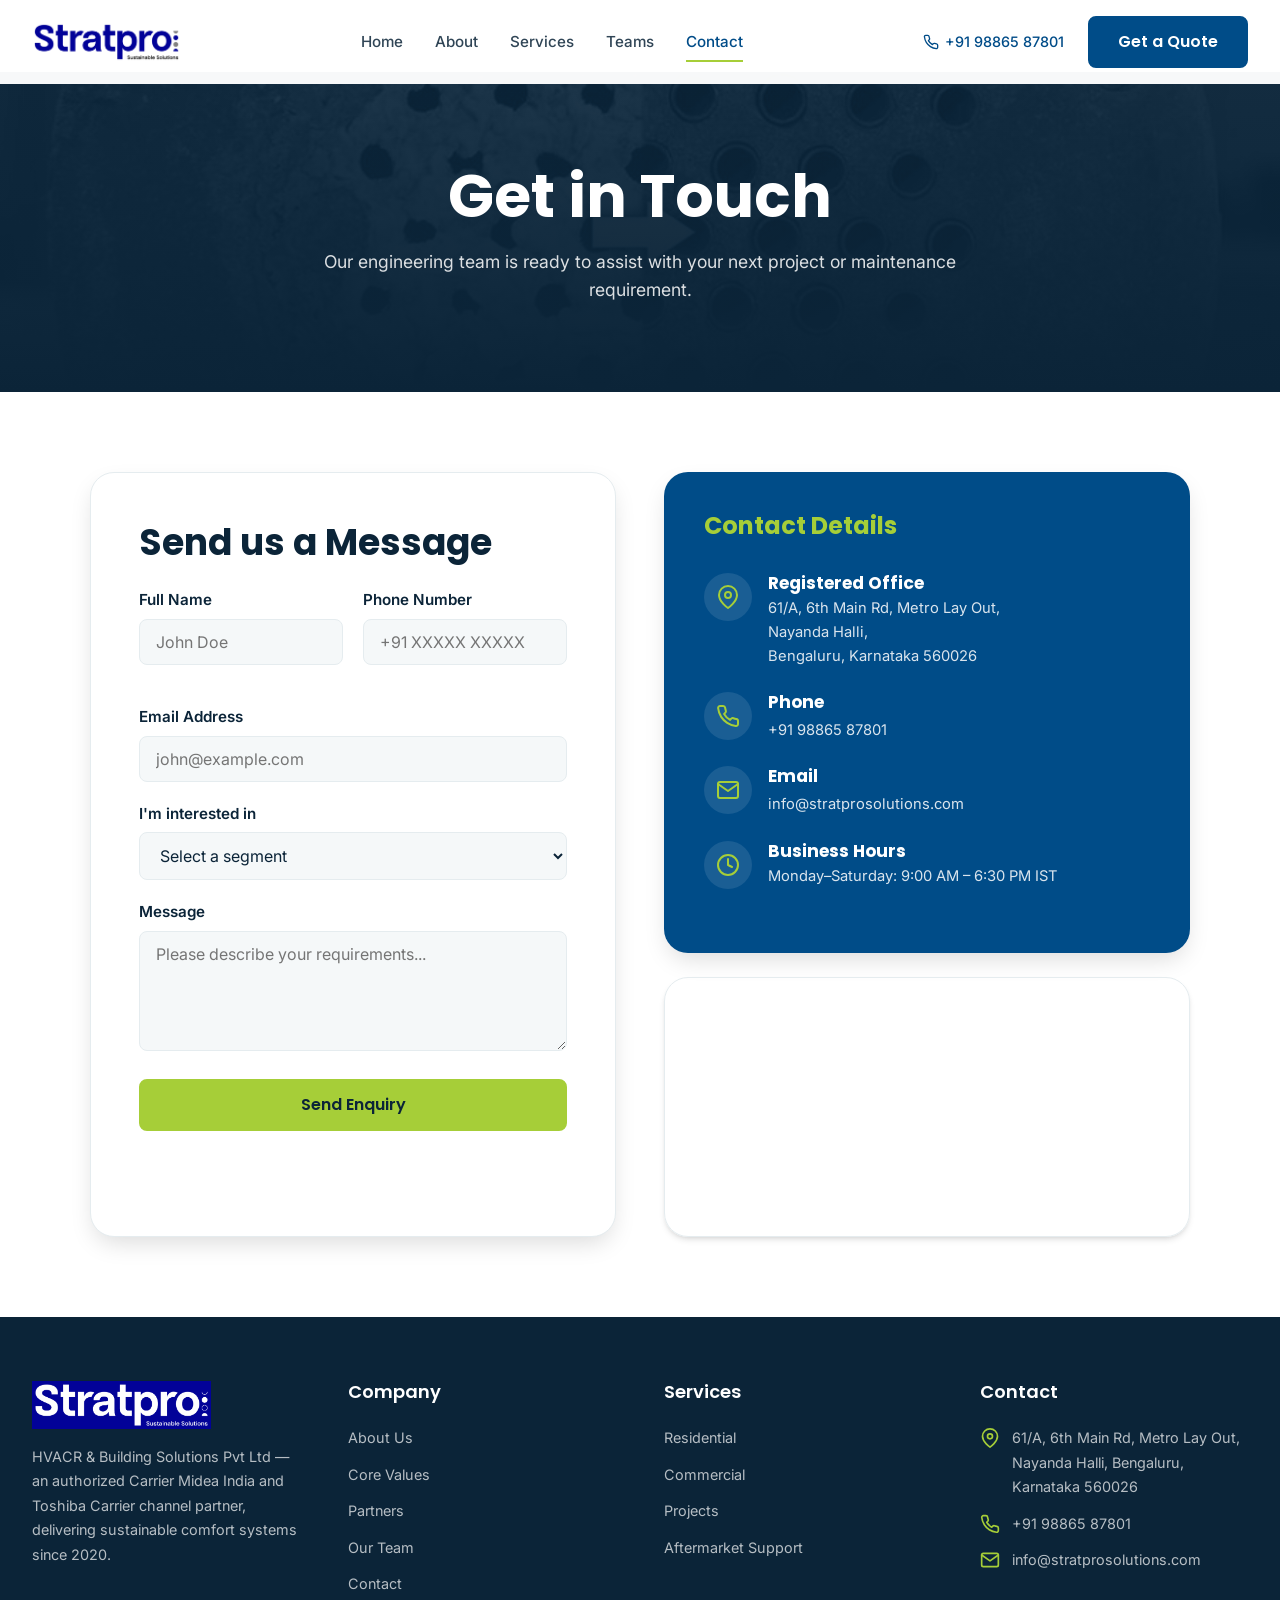
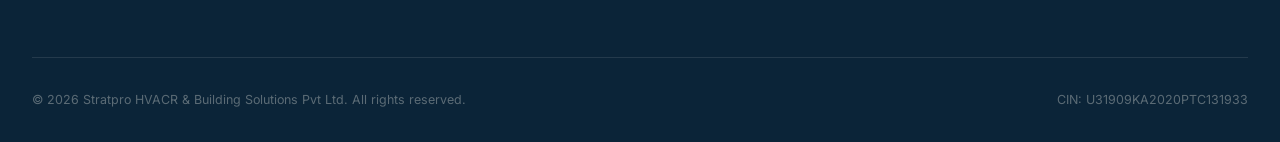
<file: stratpro-site-updated/contact.html>
<!DOCTYPE html>
<html lang="en">
<head>
  <meta charset="UTF-8">
  <meta name="viewport" content="width=device-width, initial-scale=1.0">
  <title>Contact — Stratpro HVACR & Building Solutions</title>
  <meta name="description" content="Contact Stratpro HVACR & Building Solutions Pvt Ltd in Bengaluru. Reach our engineering team for project enquiries, AMCs, IAQ testing, and retrofit assessments.">
  <link rel="stylesheet" href="css/styles.css">
  <link rel="icon" href="favicon.svg" type="image/svg+xml">
</head>
<body>
<header class="site-header" id="siteHeader">
  <div class="container">
    <a href="index.html" class="logo"><img src="assets/logo-navy.png" alt="Stratpro"></a>
    <nav>
      <a href="index.html">Home</a>
      <a href="about.html">About</a>
      <a href="services.html">Services</a>
      <a href="teams.html">Teams</a>
      <a href="contact.html" class="active">Contact</a>
    </nav>
    <div class="header-cta">
      <a href="tel:+919886587801" class="call-link">
        <svg width="16" height="16" viewBox="0 0 24 24" fill="none" stroke="currentColor" stroke-width="2" stroke-linecap="round" stroke-linejoin="round"><path d="M22 16.92v3a2 2 0 0 1-2.18 2 19.79 19.79 0 0 1-8.63-3.07 19.5 19.5 0 0 1-6-6 19.79 19.79 0 0 1-3.07-8.67A2 2 0 0 1 4.11 2h3a2 2 0 0 1 2 1.72 12.84 12.84 0 0 0 .7 2.81 2 2 0 0 1-.45 2.11L8.09 9.91a16 16 0 0 0 6 6l1.27-1.27a2 2 0 0 1 2.11-.45 12.84 12.84 0 0 0 2.81.7A2 2 0 0 1 22 16.92z"/></svg>
        +91 98865 87801
      </a>
      <a href="contact.html" class="btn btn-primary">Get a Quote</a>
    </div>
    <button class="menu-toggle" id="menuToggle" aria-label="Toggle menu">
      <svg width="24" height="24" viewBox="0 0 24 24" fill="none" stroke="currentColor" stroke-width="2" stroke-linecap="round" stroke-linejoin="round"><line x1="3" y1="6" x2="21" y2="6"/><line x1="3" y1="12" x2="21" y2="12"/><line x1="3" y1="18" x2="21" y2="18"/></svg>
    </button>
  </div>
  <div class="mobile-menu" id="mobileMenu">
    <a href="index.html">Home</a>
    <a href="about.html">About</a>
    <a href="services.html">Services</a>
    <a href="teams.html">Teams</a>
    <a href="contact.html" class="active">Contact</a>
    <div class="mobile-call">
      <svg width="18" height="18" viewBox="0 0 24 24" fill="none" stroke="currentColor" stroke-width="2" stroke-linecap="round" stroke-linejoin="round"><path d="M22 16.92v3a2 2 0 0 1-2.18 2 19.79 19.79 0 0 1-8.63-3.07 19.5 19.5 0 0 1-6-6 19.79 19.79 0 0 1-3.07-8.67A2 2 0 0 1 4.11 2h3a2 2 0 0 1 2 1.72 12.84 12.84 0 0 0 .7 2.81 2 2 0 0 1-.45 2.11L8.09 9.91a16 16 0 0 0 6 6l1.27-1.27a2 2 0 0 1 2.11-.45 12.84 12.84 0 0 0 2.81.7A2 2 0 0 1 22 16.92z"/></svg>
      +91 98865 87801
    </div>
    <a href="contact.html" class="btn btn-primary btn-block">Get a Quote</a>
  </div>
</header>

<main>
<section class="page-banner">
  <div class="bg"><img src="assets/iaq-testing.jpg" alt="IAQ Testing"></div>
  <div class="overlay"></div>
  <div class="content">
    <h1>Get in Touch</h1>
    <p>Our engineering team is ready to assist with your next project or maintenance requirement.</p>
  </div>
</section>

<section class="section">
  <div class="container">
    <div class="contact-grid">

      <div class="form-card">
        <div id="formView">
          <h2>Send us a Message</h2>
          <form id="contactForm" novalidate>
            <div class="form-row">
              <div class="form-field"><label for="fullName">Full Name</label><input type="text" id="fullName" name="fullName" placeholder="John Doe" required></div>
              <div class="form-field"><label for="phone">Phone Number</label><input type="tel" id="phone" name="phone" placeholder="+91 XXXXX XXXXX" required></div>
            </div>
            <div class="form-field"><label for="email">Email Address</label><input type="email" id="email" name="email" placeholder="john@example.com" required></div>
            <div class="form-field"><label for="segment">I'm interested in</label>
              <select id="segment" name="segment" required>
                <option value="" disabled selected>Select a segment</option>
                <option value="residential">Residential AC / Air Purifier</option>
                <option value="light-commercial">Light Commercial System</option>
                <option value="commercial-applied">Commercial Chiller / Applied</option>
                <option value="projects">Project Contracting</option>
                <option value="aftermarket">Annual Maintenance / Aftermarket Support</option>
                <option value="energy-audit">Energy Audit / Retrofit</option>
              </select>
            </div>
            <div class="form-field"><label for="message">Message</label><textarea id="message" name="message" placeholder="Please describe your requirements..." required></textarea></div>
            <button type="submit" class="btn btn-accent btn-lg btn-block">Send Enquiry</button>
          </form>
        </div>
        <div class="form-success" id="formSuccess">
          <div class="check"><svg viewBox="0 0 24 24" fill="none" stroke="currentColor" stroke-width="2.5" stroke-linecap="round" stroke-linejoin="round"><polyline points="20 6 9 17 4 12"/></svg></div>
          <h3>Almost there!</h3>
          <p>Your email app should now be open with your enquiry pre-filled to info@stratprosolutions.com — just hit send there to reach us. If nothing opened, email us directly at info@stratprosolutions.com or call +91 98865 87801.</p>
          <button type="button" class="btn btn-outline" id="resetForm">Send Another Message</button>
        </div>
      </div>

      <div style="display:flex; flex-direction:column; gap:1.5rem;">
        <div class="details-card">
          <h3>Contact Details</h3>
          <div class="detail-row">
            <div class="ico-wrap"><svg viewBox="0 0 24 24" fill="none" stroke="currentColor" stroke-width="2" stroke-linecap="round" stroke-linejoin="round"><path d="M21 10c0 7-9 13-9 13s-9-6-9-13a9 9 0 0 1 18 0z"/><circle cx="12" cy="10" r="3"/></svg></div>
            <div><h4>Registered Office</h4><p>61/A, 6th Main Rd, Metro Lay Out,<br>Nayanda Halli,<br>Bengaluru, Karnataka 560026</p></div>
          </div>
          <div class="detail-row">
            <div class="ico-wrap"><svg viewBox="0 0 24 24" fill="none" stroke="currentColor" stroke-width="2" stroke-linecap="round" stroke-linejoin="round"><path d="M22 16.92v3a2 2 0 0 1-2.18 2 19.79 19.79 0 0 1-8.63-3.07 19.5 19.5 0 0 1-6-6 19.79 19.79 0 0 1-3.07-8.67A2 2 0 0 1 4.11 2h3a2 2 0 0 1 2 1.72 12.84 12.84 0 0 0 .7 2.81 2 2 0 0 1-.45 2.11L8.09 9.91a16 16 0 0 0 6 6l1.27-1.27a2 2 0 0 1 2.11-.45 12.84 12.84 0 0 0 2.81.7A2 2 0 0 1 22 16.92z"/></svg></div>
            <div><h4>Phone</h4><a href="tel:+919886167801">+91 98861 67801</a></div>
          </div>
          <div class="detail-row">
            <div class="ico-wrap"><svg viewBox="0 0 24 24" fill="none" stroke="currentColor" stroke-width="2" stroke-linecap="round" stroke-linejoin="round"><path d="M4 4h16c1.1 0 2 .9 2 2v12c0 1.1-.9 2-2 2H4c-1.1 0-2-.9-2-2V6c0-1.1.9-2 2-2z"/><polyline points="22,6 12,13 2,6"/></svg></div>
            <div><h4>Email</h4><a href="mailto:info@stratprosolutions.com">info@stratprosolutions.com</a></div>
          </div>
          <div class="detail-row">
            <div class="ico-wrap"><svg viewBox="0 0 24 24" fill="none" stroke="currentColor" stroke-width="2" stroke-linecap="round" stroke-linejoin="round"><circle cx="12" cy="12" r="10"/><polyline points="12 6 12 12 16 14"/></svg></div>
            <div><h4>Business Hours</h4><p>Monday–Saturday: 9:00 AM – 6:30 PM IST</p></div>
          </div>
        </div>
        <div class="map-card" style="min-height:260px;">
          <iframe src="https://www.google.com/maps?q=61/A,+6th+Main+Rd,+Metro+Lay+Out,+Nayanda+Halli,+Bengaluru,+Karnataka+560026&output=embed" allowfullscreen loading="lazy" referrerpolicy="no-referrer-when-downgrade" title="Stratpro Office Location"></iframe>
        </div>
      </div>

    </div>
  </div>
</section>
</main>

<footer class="site-footer">
  <div class="container">
    <div class="footer-grid">
      <div class="footer-col"><img src="assets/logo-white.png" alt="Stratpro"><p>HVACR & Building Solutions Pvt Ltd — an authorized Carrier Midea India and Toshiba Carrier channel partner, delivering sustainable comfort systems since 2020.</p></div>
      <div class="footer-col"><h4>Company</h4><ul><li><a href="about.html">About Us</a></li><li><a href="about.html">Core Values</a></li><li><a href="about.html">Partners</a></li><li><a href="teams.html">Our Team</a></li><li><a href="contact.html">Contact</a></li></ul></div>
      <div class="footer-col"><h4>Services</h4><ul><li><a href="services.html">Residential</a></li><li><a href="services.html">Commercial</a></li><li><a href="services.html">Projects</a></li><li><a href="services.html">Aftermarket Support</a></li></ul></div>
      <div class="footer-col"><h4>Contact</h4><ul>
        <li><div class="contact-row"><svg width="20" height="20" viewBox="0 0 24 24" fill="none" stroke="currentColor" stroke-width="2" stroke-linecap="round" stroke-linejoin="round"><path d="M21 10c0 7-9 13-9 13s-9-6-9-13a9 9 0 0 1 18 0z"/><circle cx="12" cy="10" r="3"/></svg><span>61/A, 6th Main Rd, Metro Lay Out, Nayanda Halli, Bengaluru, Karnataka 560026</span></div></li>
        <li><div class="contact-row"><svg width="20" height="20" viewBox="0 0 24 24" fill="none" stroke="currentColor" stroke-width="2" stroke-linecap="round" stroke-linejoin="round"><path d="M22 16.92v3a2 2 0 0 1-2.18 2 19.79 19.79 0 0 1-8.63-3.07 19.5 19.5 0 0 1-6-6 19.79 19.79 0 0 1-3.07-8.67A2 2 0 0 1 4.11 2h3a2 2 0 0 1 2 1.72 12.84 12.84 0 0 0 .7 2.81 2 2 0 0 1-.45 2.11L8.09 9.91a16 16 0 0 0 6 6l1.27-1.27a2 2 0 0 1 2.11-.45 12.84 12.84 0 0 0 2.81.7A2 2 0 0 1 22 16.92z"/></svg><a href="tel:+919886167801">+91 98861 67801</a></div></li>
        <li><div class="contact-row"><svg width="20" height="20" viewBox="0 0 24 24" fill="none" stroke="currentColor" stroke-width="2" stroke-linecap="round" stroke-linejoin="round"><path d="M4 4h16c1.1 0 2 .9 2 2v12c0 1.1-.9 2-2 2H4c-1.1 0-2-.9-2-2V6c0-1.1.9-2 2-2z"/><polyline points="22,6 12,13 2,6"/></svg><a href="mailto:info@stratprosolutions.com">info@stratprosolutions.com</a></div></li>
      </ul></div>
    </div>
    <div class="footer-bottom"><p>© 2026 Stratpro HVACR & Building Solutions Pvt Ltd. All rights reserved.</p><p>CIN: U31909KA2020PTC131933</p></div>
  </div>
</footer>
<script src="js/main.js"></script>
</body>
</html>
</file>
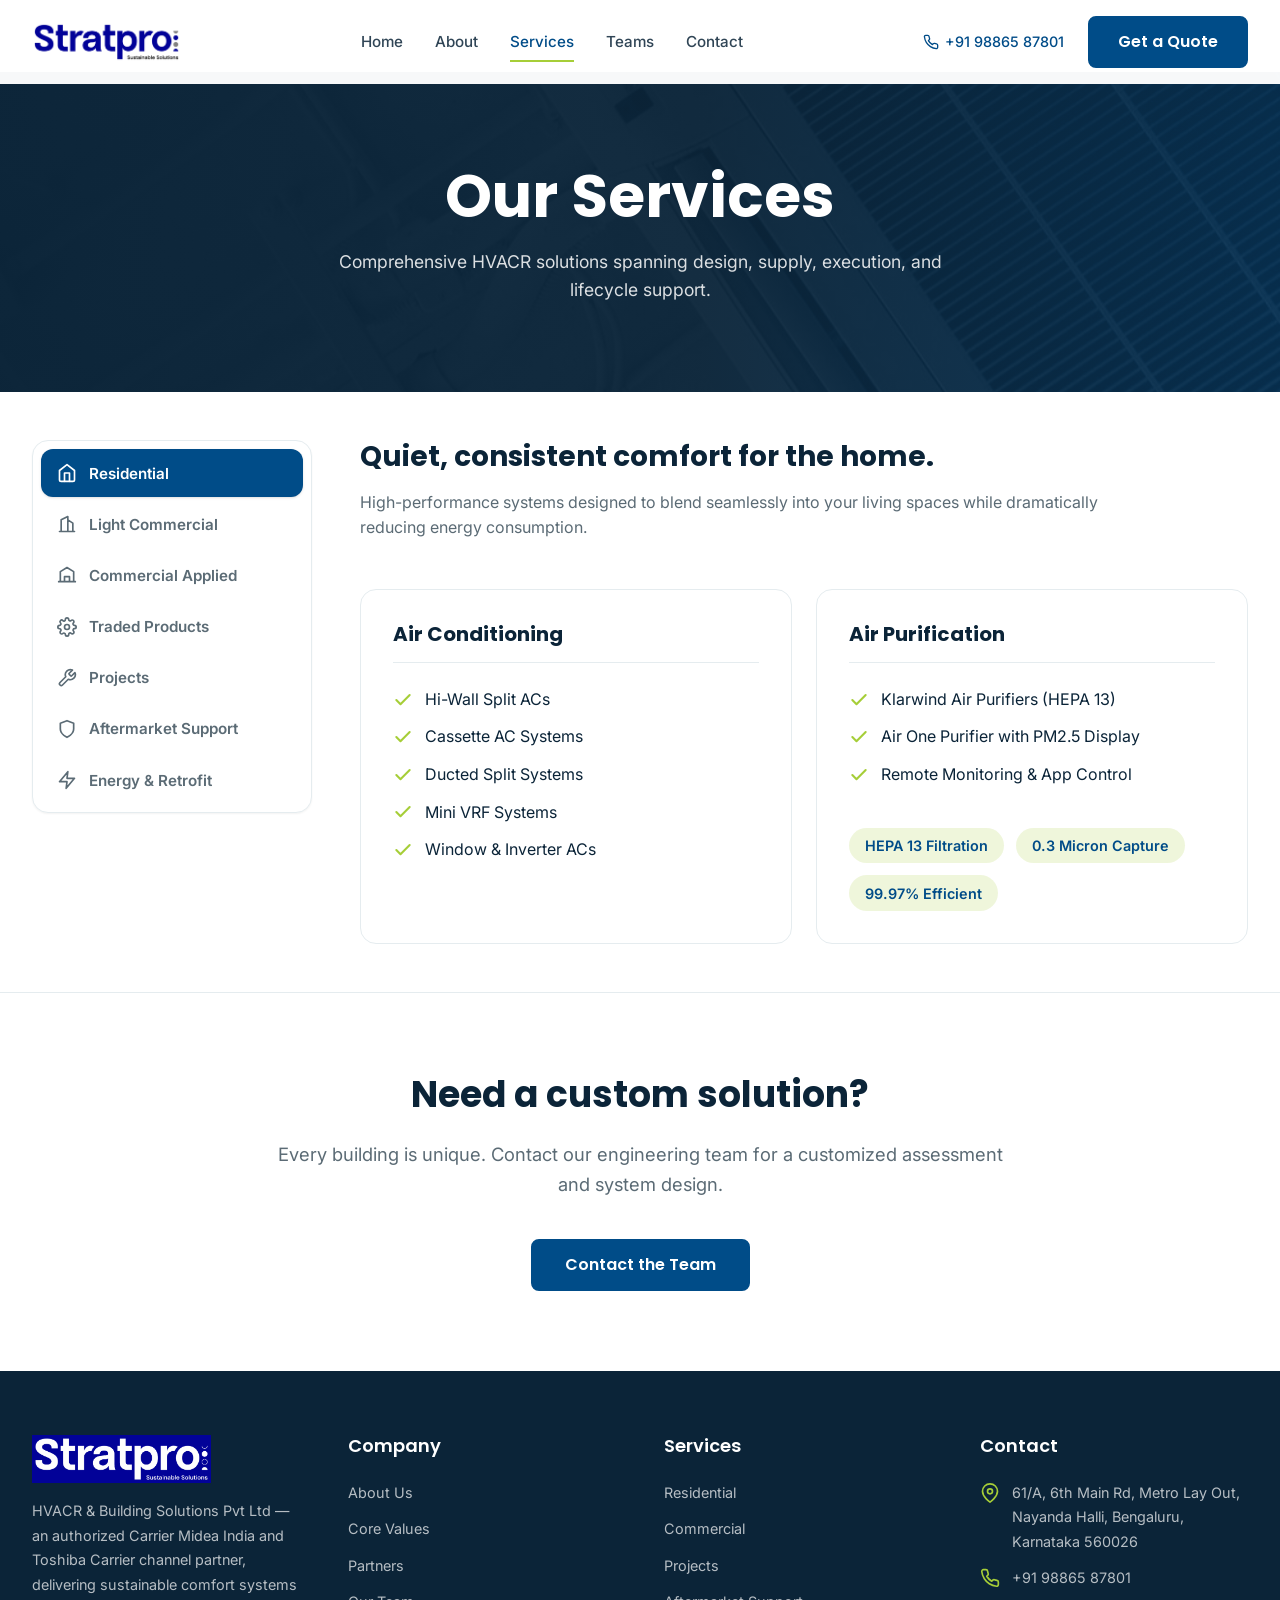
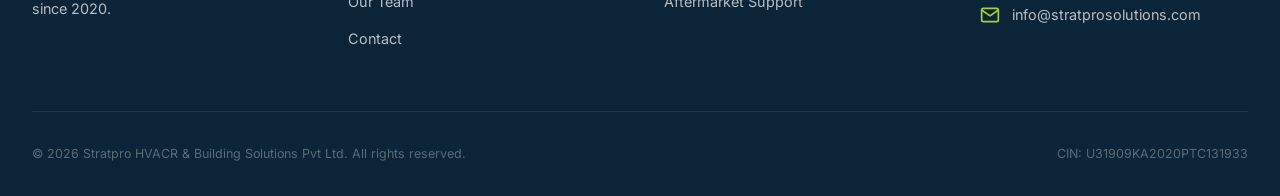
<file: stratpro-site-updated/services.html>
<!DOCTYPE html>
<html lang="en">
<head>
  <meta charset="UTF-8">
  <meta name="viewport" content="width=device-width, initial-scale=1.0">
  <title>Services — Stratpro HVACR & Building Solutions</title>
  <meta name="description" content="HVACR services spanning residential, light commercial, applied chillers, traded products, project contracting, aftermarket, and energy retrofit — by Stratpro Bengaluru.">
  <link rel="stylesheet" href="css/styles.css">
  <link rel="icon" href="favicon.svg" type="image/svg+xml">
</head>
<body>
<header class="site-header" id="siteHeader">
  <div class="container">
    <a href="index.html" class="logo"><img src="assets/logo-navy.png" alt="Stratpro"></a>
    <nav>
      <a href="index.html">Home</a>
      <a href="about.html">About</a>
      <a href="services.html" class="active">Services</a>
      <a href="teams.html">Teams</a>
      <a href="contact.html">Contact</a>
    </nav>
    <div class="header-cta">
      <a href="tel:+919886587801" class="call-link">
        <svg width="16" height="16" viewBox="0 0 24 24" fill="none" stroke="currentColor" stroke-width="2" stroke-linecap="round" stroke-linejoin="round"><path d="M22 16.92v3a2 2 0 0 1-2.18 2 19.79 19.79 0 0 1-8.63-3.07 19.5 19.5 0 0 1-6-6 19.79 19.79 0 0 1-3.07-8.67A2 2 0 0 1 4.11 2h3a2 2 0 0 1 2 1.72 12.84 12.84 0 0 0 .7 2.81 2 2 0 0 1-.45 2.11L8.09 9.91a16 16 0 0 0 6 6l1.27-1.27a2 2 0 0 1 2.11-.45 12.84 12.84 0 0 0 2.81.7A2 2 0 0 1 22 16.92z"/></svg>
        +91 98865 87801
      </a>
      <a href="contact.html" class="btn btn-primary">Get a Quote</a>
    </div>
    <button class="menu-toggle" id="menuToggle" aria-label="Toggle menu">
      <svg width="24" height="24" viewBox="0 0 24 24" fill="none" stroke="currentColor" stroke-width="2" stroke-linecap="round" stroke-linejoin="round"><line x1="3" y1="6" x2="21" y2="6"/><line x1="3" y1="12" x2="21" y2="12"/><line x1="3" y1="18" x2="21" y2="18"/></svg>
    </button>
  </div>
  <div class="mobile-menu" id="mobileMenu">
    <a href="index.html">Home</a>
    <a href="about.html">About</a>
    <a href="services.html" class="active">Services</a>
    <a href="teams.html">Teams</a>
    <a href="contact.html">Contact</a>
    <div class="mobile-call">
      <svg width="18" height="18" viewBox="0 0 24 24" fill="none" stroke="currentColor" stroke-width="2" stroke-linecap="round" stroke-linejoin="round"><path d="M22 16.92v3a2 2 0 0 1-2.18 2 19.79 19.79 0 0 1-8.63-3.07 19.5 19.5 0 0 1-6-6 19.79 19.79 0 0 1-3.07-8.67A2 2 0 0 1 4.11 2h3a2 2 0 0 1 2 1.72 12.84 12.84 0 0 0 .7 2.81 2 2 0 0 1-.45 2.11L8.09 9.91a16 16 0 0 0 6 6l1.27-1.27a2 2 0 0 1 2.11-.45 12.84 12.84 0 0 0 2.81.7A2 2 0 0 1 22 16.92z"/></svg>
      +91 98865 87801
    </div>
    <a href="contact.html" class="btn btn-primary btn-block">Get a Quote</a>
  </div>
</header>

<main>
<section class="page-banner services-banner">
  <div class="bg"><img src="assets/ductwork-fitout.jpg" alt="HVAC ductwork installation"></div>
  <div class="overlay"></div>
  <div class="content">
    <h1>Our Services</h1>
    <p>Comprehensive HVACR solutions spanning design, supply, execution, and lifecycle support.</p>
  </div>
</section>

<section class="section-sm">
  <div class="container">
    <div class="services-layout">
      <aside class="sidebar">
        <div class="sidebar-inner" id="tabSidebar">
          <button class="active" data-tab="residential">
            <span class="ico"><svg viewBox="0 0 24 24" fill="none" stroke="currentColor" stroke-width="2" stroke-linecap="round" stroke-linejoin="round"><path d="M3 9l9-7 9 7v11a2 2 0 0 1-2 2H5a2 2 0 0 1-2-2z"/><polyline points="9 22 9 12 15 12 15 22"/></svg></span>
            Residential
          </button>
          <button data-tab="light-commercial">
            <span class="ico"><svg viewBox="0 0 24 24" fill="none" stroke="currentColor" stroke-width="2" stroke-linecap="round" stroke-linejoin="round"><path d="M3 21h18M5 21V7l8-4v18M19 21V11l-6-4"/></svg></span>
            Light Commercial
          </button>
          <button data-tab="commercial-applied">
            <span class="ico"><svg viewBox="0 0 24 24" fill="none" stroke="currentColor" stroke-width="2" stroke-linecap="round" stroke-linejoin="round"><path d="M2 20h20M4 20V8l8-5 8 5v12M9 20v-6h6v6"/></svg></span>
            Commercial Applied
          </button>
          <button data-tab="traded">
            <span class="ico"><svg viewBox="0 0 24 24" fill="none" stroke="currentColor" stroke-width="2" stroke-linecap="round" stroke-linejoin="round"><circle cx="12" cy="12" r="3"/><path d="M19.4 15a1.65 1.65 0 0 0 .33 1.82l.06.06a2 2 0 1 1-2.83 2.83l-.06-.06a1.65 1.65 0 0 0-1.82-.33 1.65 1.65 0 0 0-1 1.51V21a2 2 0 1 1-4 0v-.09A1.65 1.65 0 0 0 9 19.4a1.65 1.65 0 0 0-1.82.33l-.06.06a2 2 0 1 1-2.83-2.83l.06-.06a1.65 1.65 0 0 0 .33-1.82 1.65 1.65 0 0 0-1.51-1H3a2 2 0 1 1 0-4h.09A1.65 1.65 0 0 0 4.6 9a1.65 1.65 0 0 0-.33-1.82l-.06-.06a2 2 0 1 1 2.83-2.83l.06.06a1.65 1.65 0 0 0 1.82.33H9a1.65 1.65 0 0 0 1-1.51V3a2 2 0 1 1 4 0v.09a1.65 1.65 0 0 0 1 1.51 1.65 1.65 0 0 0 1.82-.33l.06-.06a2 2 0 1 1 2.83 2.83l-.06.06a1.65 1.65 0 0 0-.33 1.82V9a1.65 1.65 0 0 0 1.51 1H21a2 2 0 1 1 0 4h-.09a1.65 1.65 0 0 0-1.51 1z"/></svg></span>
            Traded Products
          </button>
          <button data-tab="projects">
            <span class="ico"><svg viewBox="0 0 24 24" fill="none" stroke="currentColor" stroke-width="2" stroke-linecap="round" stroke-linejoin="round"><path d="M14.7 6.3a1 1 0 0 0 0 1.4l1.6 1.6a1 1 0 0 0 1.4 0l3.77-3.77a6 6 0 0 1-7.94 7.94l-6.91 6.91a2.12 2.12 0 0 1-3-3l6.91-6.91a6 6 0 0 1 7.94-7.94l-3.76 3.76z"/></svg></span>
            Projects
          </button>
          <button data-tab="aftermarket">
            <span class="ico"><svg viewBox="0 0 24 24" fill="none" stroke="currentColor" stroke-width="2" stroke-linecap="round" stroke-linejoin="round"><path d="M12 22s8-4 8-10V5l-8-3-8 3v7c0 6 8 10 8 10z"/></svg></span>
            Aftermarket Support
          </button>
          <button data-tab="energy">
            <span class="ico"><svg viewBox="0 0 24 24" fill="none" stroke="currentColor" stroke-width="2" stroke-linecap="round" stroke-linejoin="round"><polygon points="13 2 3 14 12 14 11 22 21 10 12 10 13 2"/></svg></span>
            Energy & Retrofit
          </button>
        </div>
      </aside>

      <div style="flex:1; min-width:0;">

        <!-- RESIDENTIAL -->
        <div class="tab-panel active" data-panel="residential">
          <div class="tab-intro">
            <h2>Quiet, consistent comfort for the home.</h2>
            <p>High-performance systems designed to blend seamlessly into your living spaces while dramatically reducing energy consumption.</p>
          </div>
          <div class="cards-2" style="gap:1.5rem;">
            <div class="card" style="padding:2rem;">
              <h3 style="border-bottom:1px solid var(--border); padding-bottom:1rem; margin-bottom:1.5rem;">Air Conditioning</h3>
              <ul style="list-style:none; display:flex; flex-direction:column; gap:0.75rem;">
                <li style="display:flex; align-items:center; gap:0.75rem;"><svg width="20" height="20" viewBox="0 0 24 24" fill="none" stroke="#A6CE38" stroke-width="2.5" stroke-linecap="round" stroke-linejoin="round"><polyline points="20 6 9 17 4 12"/></svg> Hi-Wall Split ACs</li>
                <li style="display:flex; align-items:center; gap:0.75rem;"><svg width="20" height="20" viewBox="0 0 24 24" fill="none" stroke="#A6CE38" stroke-width="2.5" stroke-linecap="round" stroke-linejoin="round"><polyline points="20 6 9 17 4 12"/></svg> Cassette AC Systems</li>
                <li style="display:flex; align-items:center; gap:0.75rem;"><svg width="20" height="20" viewBox="0 0 24 24" fill="none" stroke="#A6CE38" stroke-width="2.5" stroke-linecap="round" stroke-linejoin="round"><polyline points="20 6 9 17 4 12"/></svg> Ducted Split Systems</li>
                <li style="display:flex; align-items:center; gap:0.75rem;"><svg width="20" height="20" viewBox="0 0 24 24" fill="none" stroke="#A6CE38" stroke-width="2.5" stroke-linecap="round" stroke-linejoin="round"><polyline points="20 6 9 17 4 12"/></svg> Mini VRF Systems</li>
                <li style="display:flex; align-items:center; gap:0.75rem;"><svg width="20" height="20" viewBox="0 0 24 24" fill="none" stroke="#A6CE38" stroke-width="2.5" stroke-linecap="round" stroke-linejoin="round"><polyline points="20 6 9 17 4 12"/></svg> Window & Inverter ACs</li>
              </ul>
            </div>
            <div class="card" style="padding:2rem;">
              <h3 style="border-bottom:1px solid var(--border); padding-bottom:1rem; margin-bottom:1.5rem;">Air Purification</h3>
              <ul style="list-style:none; display:flex; flex-direction:column; gap:0.75rem;">
                <li style="display:flex; align-items:center; gap:0.75rem;"><svg width="20" height="20" viewBox="0 0 24 24" fill="none" stroke="#A6CE38" stroke-width="2.5" stroke-linecap="round" stroke-linejoin="round"><polyline points="20 6 9 17 4 12"/></svg> Klarwind Air Purifiers (HEPA 13)</li>
                <li style="display:flex; align-items:center; gap:0.75rem;"><svg width="20" height="20" viewBox="0 0 24 24" fill="none" stroke="#A6CE38" stroke-width="2.5" stroke-linecap="round" stroke-linejoin="round"><polyline points="20 6 9 17 4 12"/></svg> Air One Purifier with PM2.5 Display</li>
                <li style="display:flex; align-items:center; gap:0.75rem;"><svg width="20" height="20" viewBox="0 0 24 24" fill="none" stroke="#A6CE38" stroke-width="2.5" stroke-linecap="round" stroke-linejoin="round"><polyline points="20 6 9 17 4 12"/></svg> Remote Monitoring & App Control</li>
              </ul>
              <div class="chips-row" style="margin-top:1.5rem; padding-top:1rem;">
                <span class="callout">HEPA 13 Filtration</span>
                <span class="callout">0.3 Micron Capture</span>
                <span class="callout">99.97% Efficient</span>
              </div>
            </div>
          </div>
        </div>

        <!-- LIGHT COMMERCIAL -->
        <div class="tab-panel" data-panel="light-commercial">
          <div class="tab-intro">
            <h2>Reliable, low-noise systems for small and mid-size spaces.</h2>
            <p>Tailored for retail, small offices, and restaurants — delivering powerful cooling with precise zoning capabilities.</p>
          </div>
          <div class="cards-3-col">
            <div class="product-tile"><span class="ico-wrap"><svg viewBox="0 0 24 24" fill="none" stroke="currentColor" stroke-width="2" stroke-linecap="round" stroke-linejoin="round"><path d="M3 21h18M5 21V7l8-4v18M19 21V11l-6-4"/></svg></span><span>Cassette R410A</span></div>
            <div class="product-tile"><span class="ico-wrap"><svg viewBox="0 0 24 24" fill="none" stroke="currentColor" stroke-width="2" stroke-linecap="round" stroke-linejoin="round"><path d="M3 21h18M5 21V7l8-4v18M19 21V11l-6-4"/></svg></span><span>Packaged Units</span></div>
            <div class="product-tile"><span class="ico-wrap"><svg viewBox="0 0 24 24" fill="none" stroke="currentColor" stroke-width="2" stroke-linecap="round" stroke-linejoin="round"><path d="M3 21h18M5 21V7l8-4v18M19 21V11l-6-4"/></svg></span><span>Floor Standing Units</span></div>
            <div class="product-tile"><span class="ico-wrap"><svg viewBox="0 0 24 24" fill="none" stroke="currentColor" stroke-width="2" stroke-linecap="round" stroke-linejoin="round"><path d="M3 21h18M5 21V7l8-4v18M19 21V11l-6-4"/></svg></span><span>NXG Ducted Systems</span></div>
            <div class="product-tile"><span class="ico-wrap"><svg viewBox="0 0 24 24" fill="none" stroke="currentColor" stroke-width="2" stroke-linecap="round" stroke-linejoin="round"><path d="M3 21h18M5 21V7l8-4v18M19 21V11l-6-4"/></svg></span><span>X Power Mini VRF</span></div>
            <div class="product-tile"><span class="ico-wrap"><svg viewBox="0 0 24 24" fill="none" stroke="currentColor" stroke-width="2" stroke-linecap="round" stroke-linejoin="round"><path d="M3 21h18M5 21V7l8-4v18M19 21V11l-6-4"/></svg></span><span>X Power VX & VX-i Series</span></div>
            <div class="product-tile"><span class="ico-wrap"><svg viewBox="0 0 24 24" fill="none" stroke="currentColor" stroke-width="2" stroke-linecap="round" stroke-linejoin="round"><path d="M3 21h18M5 21V7l8-4v18M19 21V11l-6-4"/></svg></span><span>Toshiba Outdoor & Indoor Units</span></div>
            <div class="product-tile"><span class="ico-wrap"><svg viewBox="0 0 24 24" fill="none" stroke="currentColor" stroke-width="2" stroke-linecap="round" stroke-linejoin="round"><path d="M3 21h18M5 21V7l8-4v18M19 21V11l-6-4"/></svg></span><span>Toshiba VRF Controls</span></div>
          </div>
        </div>

        <!-- COMMERCIAL APPLIED -->
        <div class="tab-panel" data-panel="commercial-applied">
          <div class="tab-intro">
            <h2>Chillers and airside equipment for large buildings.</h2>
            <p>Industrial-scale thermal management spanning 10 to 5,500 tons. We supply the backbone of enterprise facility cooling.</p>
          </div>
          <div class="cards-2" style="gap:1.5rem;">
            <div class="product-card">
              <div class="head bg-primary"><h3>Chillers</h3></div>
              <div class="body">
                <ul>
                  <li><svg class="check" viewBox="0 0 24 24" fill="none" stroke="currentColor" stroke-width="2.5" stroke-linecap="round" stroke-linejoin="round"><polyline points="20 6 9 17 4 12"/></svg> AquaEdge 23XRV</li>
                  <li><svg class="check" viewBox="0 0 24 24" fill="none" stroke="currentColor" stroke-width="2.5" stroke-linecap="round" stroke-linejoin="round"><polyline points="20 6 9 17 4 12"/></svg> AquaForce 30XW/XW-P</li>
                  <li><svg class="check" viewBox="0 0 24 24" fill="none" stroke="currentColor" stroke-width="2.5" stroke-linecap="round" stroke-linejoin="round"><polyline points="20 6 9 17 4 12"/></svg> AquaForce 30XW-V</li>
                  <li><svg class="check" viewBox="0 0 24 24" fill="none" stroke="currentColor" stroke-width="2.5" stroke-linecap="round" stroke-linejoin="round"><polyline points="20 6 9 17 4 12"/></svg> AquaEdge 19MV</li>
                  <li><svg class="check" viewBox="0 0 24 24" fill="none" stroke="currentColor" stroke-width="2.5" stroke-linecap="round" stroke-linejoin="round"><polyline points="20 6 9 17 4 12"/></svg> AquaEdge 19DV</li>
                  <li><svg class="check" viewBox="0 0 24 24" fill="none" stroke="currentColor" stroke-width="2.5" stroke-linecap="round" stroke-linejoin="round"><polyline points="20 6 9 17 4 12"/></svg> AquaEdge 19XR/XRV/XRE</li>
                  <li><svg class="check" viewBox="0 0 24 24" fill="none" stroke="currentColor" stroke-width="2.5" stroke-linecap="round" stroke-linejoin="round"><polyline points="20 6 9 17 4 12"/></svg> AquaForce 30KA/30KAV</li>
                  <li><svg class="check" viewBox="0 0 24 24" fill="none" stroke="currentColor" stroke-width="2.5" stroke-linecap="round" stroke-linejoin="round"><polyline points="20 6 9 17 4 12"/></svg> AquaSnap 30RB/RQ</li>
                  <li><svg class="check" viewBox="0 0 24 24" fill="none" stroke="currentColor" stroke-width="2.5" stroke-linecap="round" stroke-linejoin="round"><polyline points="20 6 9 17 4 12"/></svg> 30RAM/RHM Modular</li>
                </ul>
              </div>
            </div>
            <div class="product-card">
              <div class="head bg-ink"><h3>Airside Equipment</h3></div>
              <div class="body">
                <ul>
                  <li><svg class="check" viewBox="0 0 24 24" fill="none" stroke="currentColor" stroke-width="2.5" stroke-linecap="round" stroke-linejoin="round"><polyline points="20 6 9 17 4 12"/></svg> Fan Coil Units</li>
                  <li><svg class="check" viewBox="0 0 24 24" fill="none" stroke="currentColor" stroke-width="2.5" stroke-linecap="round" stroke-linejoin="round"><polyline points="20 6 9 17 4 12"/></svg> Air Handlers (39TF/39TC)</li>
                  <li><svg class="check" viewBox="0 0 24 24" fill="none" stroke="currentColor" stroke-width="2.5" stroke-linecap="round" stroke-linejoin="round"><polyline points="20 6 9 17 4 12"/></svg> Air Terminal Units</li>
                  <li><svg class="check" viewBox="0 0 24 24" fill="none" stroke="currentColor" stroke-width="2.5" stroke-linecap="round" stroke-linejoin="round"><polyline points="20 6 9 17 4 12"/></svg> 40LW Fan Coils</li>
                  <li><svg class="check" viewBox="0 0 24 24" fill="none" stroke="currentColor" stroke-width="2.5" stroke-linecap="round" stroke-linejoin="round"><polyline points="20 6 9 17 4 12"/></svg> OptiClean Air Scrubber</li>
                  <li><svg class="check" viewBox="0 0 24 24" fill="none" stroke="currentColor" stroke-width="2.5" stroke-linecap="round" stroke-linejoin="round"><polyline points="20 6 9 17 4 12"/></svg> 39TD/39CQM Handlers</li>
                </ul>
              </div>
            </div>
          </div>
        </div>

        <!-- TRADED -->
        <div class="tab-panel" data-panel="traded">
          <div class="tab-intro">
            <h2>Traded Products & Genuine Spares.</h2>
            <p>Access to critical infrastructure components and the world's largest HVACR parts network.</p>
          </div>
          <div class="cards-2 mb-12" style="gap:1.5rem;">
            <div class="feature-card-lg">
              <div class="icon-wrap"><svg viewBox="0 0 24 24" fill="none" stroke="currentColor" stroke-width="2" stroke-linecap="round" stroke-linejoin="round"><circle cx="12" cy="12" r="3"/><path d="M19.4 15a1.65 1.65 0 0 0 .33 1.82l.06.06a2 2 0 1 1-2.83 2.83l-.06-.06a1.65 1.65 0 0 0-1.82-.33 1.65 1.65 0 0 0-1 1.51V21a2 2 0 1 1-4 0v-.09A1.65 1.65 0 0 0 9 19.4a1.65 1.65 0 0 0-1.82.33l-.06.06a2 2 0 1 1-2.83-2.83l.06-.06a1.65 1.65 0 0 0 .33-1.82 1.65 1.65 0 0 0-1.51-1H3a2 2 0 1 1 0-4h.09A1.65 1.65 0 0 0 4.6 9a1.65 1.65 0 0 0-.33-1.82l-.06-.06a2 2 0 1 1 2.83-2.83l.06.06a1.65 1.65 0 0 0 1.82.33H9a1.65 1.65 0 0 0 1-1.51V3a2 2 0 1 1 4 0v.09a1.65 1.65 0 0 0 1 1.51 1.65 1.65 0 0 0 1.82-.33l.06-.06a2 2 0 1 1 2.83 2.83l-.06.06a1.65 1.65 0 0 0-.33 1.82V9a1.65 1.65 0 0 0 1.51 1H21a2 2 0 1 1 0 4h-.09a1.65 1.65 0 0 0-1.51 1z"/></svg></div>
              <div><h3>Pumps</h3><p>High-efficiency water pumps for chilled water and condenser water applications, ensuring reliable primary and secondary circulation.</p></div>
            </div>
            <div class="feature-card-lg">
              <div class="icon-wrap"><svg viewBox="0 0 24 24" fill="none" stroke="currentColor" stroke-width="2" stroke-linecap="round" stroke-linejoin="round"><path d="M2 20h20M4 20V8l8-5 8 5v12M9 20v-6h6v6"/></svg></div>
              <div><h3>Industrial Fans</h3><p>Heavy-duty ventilation solutions for exhaust, fresh air intake, and smoke extraction in commercial and industrial settings.</p></div>
            </div>
          </div>
          <div class="spotlight">
            <h3>Totaline Reseller</h3>
            <p>One-stop-shop for genuine HVACR parts. Stratpro provides access to the world's largest HVACR supplies organization with over 120,000 parts and ~700 stores worldwide. We are also your source for genuine Carlyle compressors.</p>
            <div class="badges"><span>120K+ Parts</span><span>Carlyle Compressors</span></div>
          </div>
        </div>

        <!-- PROJECTS -->
        <div class="tab-panel" data-panel="projects">
          <div class="tab-intro">
            <h2>World-class HVAC solutions, delivered on time.</h2>
            <p>Turnkey contracting for complex thermal environments. From design to commissioning, we execute with precision.</p>
          </div>
          <div style="display:grid; grid-template-columns:1fr; gap:1.5rem;" class="projects-grid-wrap">
            <div class="card" style="grid-column: 1 / -1;">
              <h3 style="border-bottom:1px solid var(--border); padding-bottom:1rem; margin-bottom:1.5rem;">Specialized Applications</h3>
              <div style="display:grid; grid-template-columns:1fr; gap:0.75rem 2rem;">
                <div class="projects-row">
                  <div class="check-line"><svg width="20" height="20" viewBox="0 0 24 24" fill="none" stroke="#A6CE38" stroke-width="2.5" stroke-linecap="round" stroke-linejoin="round"><polyline points="20 6 9 17 4 12"/></svg> <span>Central Chilled Water Plant Systems</span></div>
                  <div class="check-line"><svg width="20" height="20" viewBox="0 0 24 24" fill="none" stroke="#A6CE38" stroke-width="2.5" stroke-linecap="round" stroke-linejoin="round"><polyline points="20 6 9 17 4 12"/></svg> <span>DX System & VRF Systems</span></div>
                  <div class="check-line"><svg width="20" height="20" viewBox="0 0 24 24" fill="none" stroke="#A6CE38" stroke-width="2.5" stroke-linecap="round" stroke-linejoin="round"><polyline points="20 6 9 17 4 12"/></svg> <span>Primary/Secondary Pumping</span></div>
                  <div class="check-line"><svg width="20" height="20" viewBox="0 0 24 24" fill="none" stroke="#A6CE38" stroke-width="2.5" stroke-linecap="round" stroke-linejoin="round"><polyline points="20 6 9 17 4 12"/></svg> <span>Thermal Storage</span></div>
                  <div class="check-line"><svg width="20" height="20" viewBox="0 0 24 24" fill="none" stroke="#A6CE38" stroke-width="2.5" stroke-linecap="round" stroke-linejoin="round"><polyline points="20 6 9 17 4 12"/></svg> <span>Hot Water Generation</span></div>
                  <div class="check-line"><svg width="20" height="20" viewBox="0 0 24 24" fill="none" stroke="#A6CE38" stroke-width="2.5" stroke-linecap="round" stroke-linejoin="round"><polyline points="20 6 9 17 4 12"/></svg> <span>Ventilation Systems</span></div>
                  <div class="check-line"><svg width="20" height="20" viewBox="0 0 24 24" fill="none" stroke="#A6CE38" stroke-width="2.5" stroke-linecap="round" stroke-linejoin="round"><polyline points="20 6 9 17 4 12"/></svg> <span>Evaporative Cooling</span></div>
                  <div class="check-line"><svg width="20" height="20" viewBox="0 0 24 24" fill="none" stroke="#A6CE38" stroke-width="2.5" stroke-linecap="round" stroke-linejoin="round"><polyline points="20 6 9 17 4 12"/></svg> <span>Cleanroom Technology</span></div>
                  <div class="check-line"><svg width="20" height="20" viewBox="0 0 24 24" fill="none" stroke="#A6CE38" stroke-width="2.5" stroke-linecap="round" stroke-linejoin="round"><polyline points="20 6 9 17 4 12"/></svg> <span>NABH-Compliant Operation Theatres</span></div>
                  <div class="check-line"><svg width="20" height="20" viewBox="0 0 24 24" fill="none" stroke="#A6CE38" stroke-width="2.5" stroke-linecap="round" stroke-linejoin="round"><polyline points="20 6 9 17 4 12"/></svg> <span>District Cooling</span></div>
                  <div class="check-line"><svg width="20" height="20" viewBox="0 0 24 24" fill="none" stroke="#A6CE38" stroke-width="2.5" stroke-linecap="round" stroke-linejoin="round"><polyline points="20 6 9 17 4 12"/></svg> <span>Heat Recovery & Desiccant Cooling</span></div>
                </div>
              </div>
            </div>
            <div class="ink-block feature-img" style="min-height:280px; display:flex; flex-direction:column;">
              <h3>Tenant Fit-Outs</h3>
              <p>Customized interior HVAC deployment for retail chains, corporate offices, and hospitality venues, executed alongside interior contractors without delaying timelines.</p>
              <img src="assets/ductwork-fitout.jpg" alt="Fit out">
            </div>
          </div>
        </div>

        <!-- AFTERMARKET -->
        <div class="tab-panel" data-panel="aftermarket">
          <div class="tab-intro">
            <h2>Rapid response, backed by certified technicians.</h2>
            <p>Protecting your capital investment through proactive maintenance, analytics, and rapid breakdown response.</p>
          </div>
          <div class="cards-3-col">
            <div class="feat-card"><h3>Installation & Commissioning</h3><p>Factory-grade startup procedures to ensure baseline efficiency.</p></div>
            <div class="feat-card"><h3>Annual Maintenance Contracts</h3><p>Comprehensive AMC packages tailored to facility usage patterns.</p></div>
            <div class="feat-card"><h3>Indoor Air Quality Testing</h3><p>Detailed PM2.5, VOC, and airflow assessments.</p></div>
            <div class="feat-card"><h3>Commercial Duct Cleaning</h3><p>Robotic and manual sanitization of complex duct networks.</p></div>
            <div class="feat-card"><h3>Eddy Current Testing</h3><p>Non-destructive chiller tube inspection to prevent failures.</p></div>
            <div class="feat-card"><h3>Condenser Descaling</h3><p>Chemical and mechanical removal of scale to restore heat transfer.</p></div>
          </div>
          <div class="muted-callout mt-12">
            <span class="ico"><svg viewBox="0 0 24 24" fill="none" stroke="currentColor" stroke-width="2" stroke-linecap="round" stroke-linejoin="round"><path d="M12 22s8-4 8-10V5l-8-3-8 3v7c0 6 8 10 8 10z"/></svg></span>
            <div>
              <h4>BluEdge Platform</h4>
              <p>BluEdge is Carrier's service and aftermarket platform, delivering real-time machine health notifications and analytics for connected HVAC assets.</p>
            </div>
          </div>
        </div>

        <!-- ENERGY -->
        <div class="tab-panel" data-panel="energy">
          <div class="tab-intro">
            <h2>Component-by-component energy audits.</h2>
            <p>Upgrading legacy infrastructure to modern efficiency standards without the cost of full system replacement.</p>
          </div>
          <div class="cards-2 mb-12" style="gap:1.5rem;">
            <div class="card">
              <h3 style="border-bottom:1px solid var(--border); padding-bottom:1rem; margin-bottom:1.5rem;">HVAC Retrofit</h3>
              <ul class="check-list">
                <li><svg width="20" height="20" viewBox="0 0 24 24" fill="none" stroke="#A6CE38" stroke-width="2.5" stroke-linecap="round" stroke-linejoin="round"><polyline points="20 6 9 17 4 12"/></svg><div><strong>Deep Retrofits</strong><span>Total modernization of plant rooms.</span></div></li>
                <li><svg width="20" height="20" viewBox="0 0 24 24" fill="none" stroke="#A6CE38" stroke-width="2.5" stroke-linecap="round" stroke-linejoin="round"><polyline points="20 6 9 17 4 12"/></svg><div><strong>VFD Installation</strong><span>Adding variable frequency drives to pumps and towers.</span></div></li>
                <li><svg width="20" height="20" viewBox="0 0 24 24" fill="none" stroke="#A6CE38" stroke-width="2.5" stroke-linecap="round" stroke-linejoin="round"><polyline points="20 6 9 17 4 12"/></svg><div><strong>Automatic Tube Cleaning</strong><span>Continuous optimization of chiller condenser tubes.</span></div></li>
              </ul>
            </div>
            <div class="card">
              <h3 style="border-bottom:1px solid var(--border); padding-bottom:1rem; margin-bottom:1.5rem;">Energy Retrofit</h3>
              <ul class="check-list">
                <li><svg width="20" height="20" viewBox="0 0 24 24" fill="none" stroke="#A6CE38" stroke-width="2.5" stroke-linecap="round" stroke-linejoin="round"><polyline points="20 6 9 17 4 12"/></svg><div><strong>Controls Upgrades</strong><span>Implementing smart BMS systems and zoning.</span></div></li>
                <li><svg width="20" height="20" viewBox="0 0 24 24" fill="none" stroke="#A6CE38" stroke-width="2.5" stroke-linecap="round" stroke-linejoin="round"><polyline points="20 6 9 17 4 12"/></svg><div><strong>VFD/Motor Controls</strong><span>Upgrading inefficient constant-speed motors.</span></div></li>
                <li><svg width="20" height="20" viewBox="0 0 24 24" fill="none" stroke="#A6CE38" stroke-width="2.5" stroke-linecap="round" stroke-linejoin="round"><polyline points="20 6 9 17 4 12"/></svg><div><strong>Remote Monitoring</strong><span>Cloud-based tracking of power consumption.</span></div></li>
              </ul>
            </div>
          </div>
          <div class="chips-row mb-12">
            <span class="callout">Savings on capital</span>
            <span class="callout">Optimization of existing plant</span>
            <span class="callout">Adaptation for new products</span>
          </div>
          <div class="ink-block">
            <h4>Guaranteed Energy Savings Performance Contracts (GESPC)</h4>
            <p>Together with Carrier, we support GESPCs — helping companies optimize plant performance while sharing in the measured savings. Zero upfront capital required in qualifying projects.</p>
          </div>
        </div>

      </div>
    </div>
  </div>
</section>

<section class="section border-top" style="background:#fff;">
  <div class="container">
    <div class="cta-band" style="padding:0; max-width:760px; margin:0 auto;">
      <h2>Need a custom solution?</h2>
      <p>Every building is unique. Contact our engineering team for a customized assessment and system design.</p>
      <div class="actions">
        <a href="contact.html" class="btn btn-primary btn-lg">Contact the Team</a>
      </div>
    </div>
  </div>
</section>
</main>

<footer class="site-footer">
  <div class="container">
    <div class="footer-grid">
      <div class="footer-col"><img src="assets/logo-white.png" alt="Stratpro"><p>HVACR & Building Solutions Pvt Ltd — an authorized Carrier Midea India and Toshiba Carrier channel partner, delivering sustainable comfort systems since 2020.</p></div>
      <div class="footer-col"><h4>Company</h4><ul><li><a href="about.html">About Us</a></li><li><a href="about.html">Core Values</a></li><li><a href="about.html">Partners</a></li><li><a href="teams.html">Our Team</a></li><li><a href="contact.html">Contact</a></li></ul></div>
      <div class="footer-col"><h4>Services</h4><ul><li><a href="services.html">Residential</a></li><li><a href="services.html">Commercial</a></li><li><a href="services.html">Projects</a></li><li><a href="services.html">Aftermarket Support</a></li></ul></div>
      <div class="footer-col"><h4>Contact</h4><ul>
        <li><div class="contact-row"><svg width="20" height="20" viewBox="0 0 24 24" fill="none" stroke="currentColor" stroke-width="2" stroke-linecap="round" stroke-linejoin="round"><path d="M21 10c0 7-9 13-9 13s-9-6-9-13a9 9 0 0 1 18 0z"/><circle cx="12" cy="10" r="3"/></svg><span>61/A, 6th Main Rd, Metro Lay Out, Nayanda Halli, Bengaluru, Karnataka 560026</span></div></li>
        <li><div class="contact-row"><svg width="20" height="20" viewBox="0 0 24 24" fill="none" stroke="currentColor" stroke-width="2" stroke-linecap="round" stroke-linejoin="round"><path d="M22 16.92v3a2 2 0 0 1-2.18 2 19.79 19.79 0 0 1-8.63-3.07 19.5 19.5 0 0 1-6-6 19.79 19.79 0 0 1-3.07-8.67A2 2 0 0 1 4.11 2h3a2 2 0 0 1 2 1.72 12.84 12.84 0 0 0 .7 2.81 2 2 0 0 1-.45 2.11L8.09 9.91a16 16 0 0 0 6 6l1.27-1.27a2 2 0 0 1 2.11-.45 12.84 12.84 0 0 0 2.81.7A2 2 0 0 1 22 16.92z"/></svg><a href="tel:+919886167801">+91 98861 67801</a></div></li>
        <li><div class="contact-row"><svg width="20" height="20" viewBox="0 0 24 24" fill="none" stroke="currentColor" stroke-width="2" stroke-linecap="round" stroke-linejoin="round"><path d="M4 4h16c1.1 0 2 .9 2 2v12c0 1.1-.9 2-2 2H4c-1.1 0-2-.9-2-2V6c0-1.1.9-2 2-2z"/><polyline points="22,6 12,13 2,6"/></svg><a href="mailto:info@stratprosolutions.com">info@stratprosolutions.com</a></div></li>
      </ul></div>
    </div>
    <div class="footer-bottom"><p>© 2026 Stratpro HVACR & Building Solutions Pvt Ltd. All rights reserved.</p><p>CIN: U31909KA2020PTC131933</p></div>
  </div>
</footer>
<script src="js/main.js"></script>
</body>
</html>
</file>
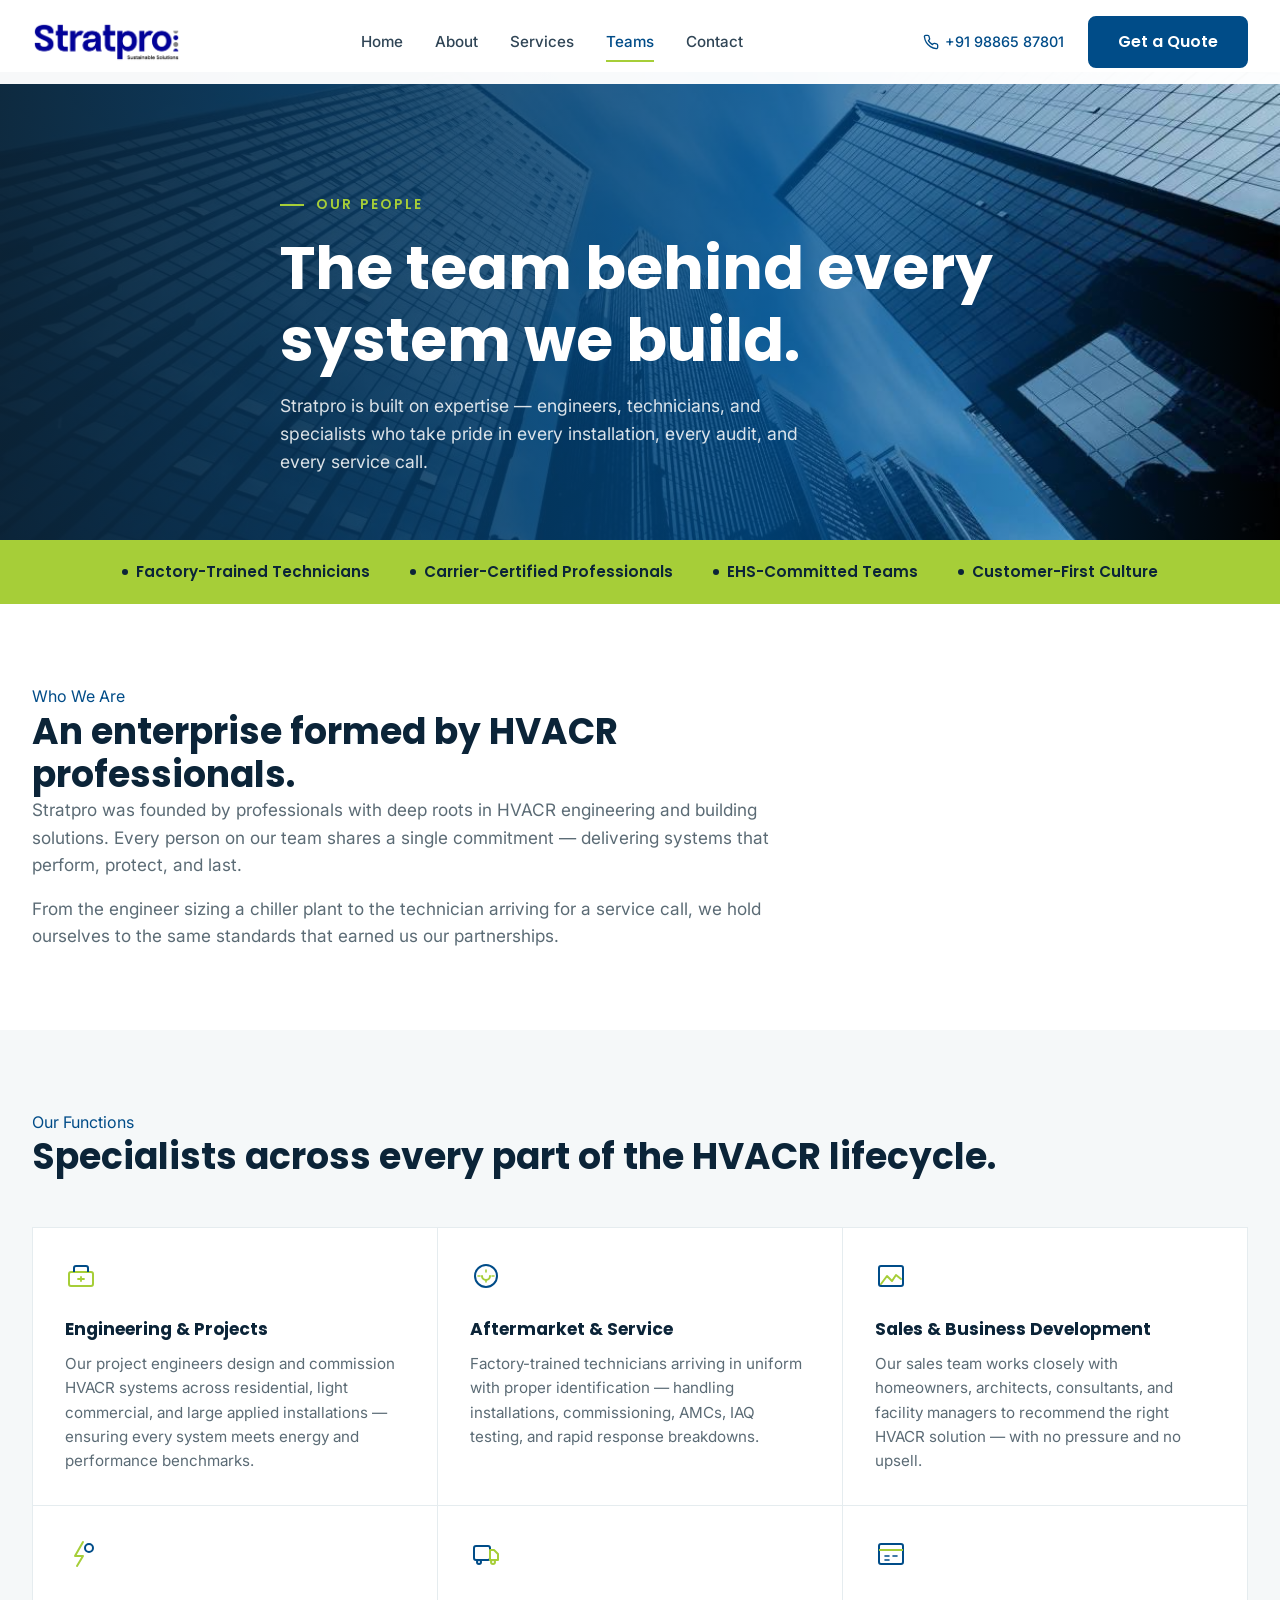
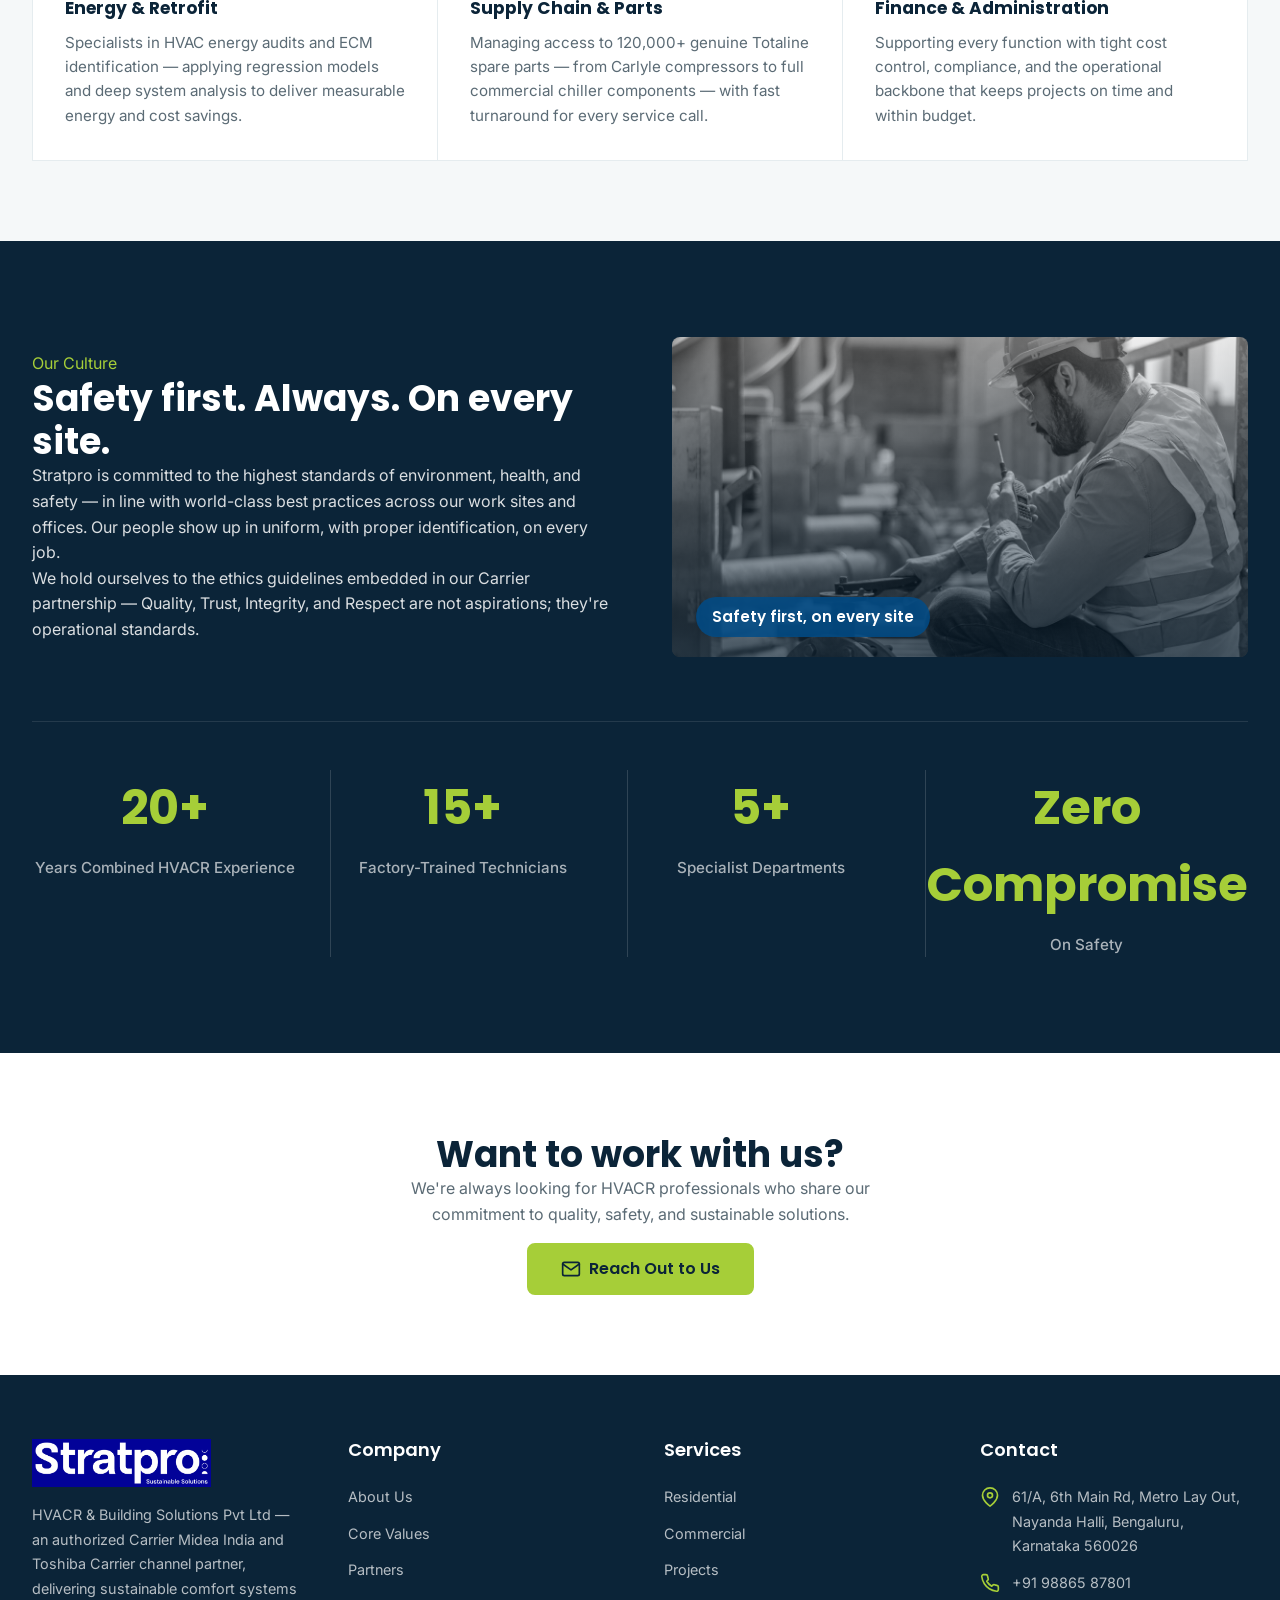
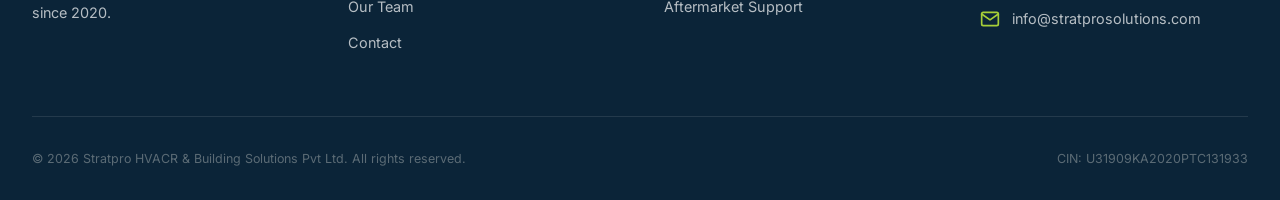
<file: stratpro-site-updated/teams.html>
<!DOCTYPE html>
<html lang="en">
<head>
  <meta charset="UTF-8">
  <meta name="viewport" content="width=device-width, initial-scale=1.0">
  <title>Our Team — Stratpro</title>
  <meta name="description" content="Stratpro is built on expertise — engineers, technicians, and specialists who take pride in every installation and service call. Meet our departments and culture.">
  <link rel="stylesheet" href="css/styles.css">
  <link rel="icon" href="favicon.svg" type="image/svg+xml">
  <style>
    .check-list { list-style: none; display: flex; flex-direction: column; gap: 1rem; }
    .check-list li { display: flex; align-items: flex-start; gap: 0.75rem; }
    .check-list li strong { display: block; color: var(--fg); margin-bottom: 0.15rem; }
    .check-list li span { font-size: 0.92rem; color: var(--muted-fg); }
    .check-line { display: flex; align-items: flex-start; gap: 0.75rem; }
    .check-line span { font-size: 0.92rem; font-weight: 500; color: var(--fg); }
    .projects-row { display: grid; grid-template-columns: 1fr; gap: 0.75rem 1.5rem; }
    @media (min-width: 640px) { .projects-row { grid-template-columns: 1fr 1fr; } }
    @media (min-width: 1024px) { .projects-grid-wrap { grid-template-columns: 2fr 1fr !important; } }
  </style>
</head>
<body>
<header class="site-header" id="siteHeader">
  <div class="container">
    <a href="index.html" class="logo"><img src="assets/logo-navy.png" alt="Stratpro"></a>
    <nav>
      <a href="index.html">Home</a>
      <a href="about.html">About</a>
      <a href="services.html">Services</a>
      <a href="teams.html" class="active">Teams</a>
      <a href="contact.html">Contact</a>
    </nav>
    <div class="header-cta">
      <a href="tel:+919886587801" class="call-link">
        <svg width="16" height="16" viewBox="0 0 24 24" fill="none" stroke="currentColor" stroke-width="2" stroke-linecap="round" stroke-linejoin="round"><path d="M22 16.92v3a2 2 0 0 1-2.18 2 19.79 19.79 0 0 1-8.63-3.07 19.5 19.5 0 0 1-6-6 19.79 19.79 0 0 1-3.07-8.67A2 2 0 0 1 4.11 2h3a2 2 0 0 1 2 1.72 12.84 12.84 0 0 0 .7 2.81 2 2 0 0 1-.45 2.11L8.09 9.91a16 16 0 0 0 6 6l1.27-1.27a2 2 0 0 1 2.11-.45 12.84 12.84 0 0 0 2.81.7A2 2 0 0 1 22 16.92z"/></svg>
        +91 98865 87801
      </a>
      <a href="contact.html" class="btn btn-primary">Get a Quote</a>
    </div>
    <button class="menu-toggle" id="menuToggle" aria-label="Toggle menu">
      <svg width="24" height="24" viewBox="0 0 24 24" fill="none" stroke="currentColor" stroke-width="2" stroke-linecap="round" stroke-linejoin="round"><line x1="3" y1="6" x2="21" y2="6"/><line x1="3" y1="12" x2="21" y2="12"/><line x1="3" y1="18" x2="21" y2="18"/></svg>
    </button>
  </div>
  <div class="mobile-menu" id="mobileMenu">
    <a href="index.html">Home</a>
    <a href="about.html">About</a>
    <a href="services.html">Services</a>
    <a href="teams.html" class="active">Teams</a>
    <a href="contact.html">Contact</a>
    <div class="mobile-call">
      <svg width="18" height="18" viewBox="0 0 24 24" fill="none" stroke="currentColor" stroke-width="2" stroke-linecap="round" stroke-linejoin="round"><path d="M22 16.92v3a2 2 0 0 1-2.18 2 19.79 19.79 0 0 1-8.63-3.07 19.5 19.5 0 0 1-6-6 19.79 19.79 0 0 1-3.07-8.67A2 2 0 0 1 4.11 2h3a2 2 0 0 1 2 1.72 12.84 12.84 0 0 0 .7 2.81 2 2 0 0 1-.45 2.11L8.09 9.91a16 16 0 0 0 6 6l1.27-1.27a2 2 0 0 1 2.11-.45 12.84 12.84 0 0 0 2.81.7A2 2 0 0 1 22 16.92z"/></svg>
      +91 98865 87801
    </div>
    <a href="contact.html" class="btn btn-primary btn-block">Get a Quote</a>
  </div>
</header>

<main>
<section class="page-banner alt-banner" style="background-image:url('assets/skyline-banner.jpg'); background-size:cover; background-position:center;">
  <div class="overlay"></div>
  <div class="content">
    <span class="overline">Our People</span>
    <h1>The team behind every system we build.</h1>
    <p>Stratpro is built on expertise — engineers, technicians, and specialists who take pride in every installation, every audit, and every service call.</p>
  </div>
</section>

<section class="acc-strip">
  <div class="container">
    <div class="acc-strip-inner">
      <div>Factory-Trained Technicians</div>
      <div>Carrier-Certified Professionals</div>
      <div>EHS-Committed Teams</div>
      <div>Customer-First Culture</div>
    </div>
  </div>
</section>

<section class="section">
  <div class="container">
    <div style="max-width:760px;">
      <span class="overline" style="margin-bottom:1rem; color:var(--primary);">Who We Are</span>
      <h2>An enterprise formed by HVACR professionals.</h2>
      <p style="font-size:1.075rem; margin-bottom:1rem;">Stratpro was founded by professionals with deep roots in HVACR engineering and building solutions. Every person on our team shares a single commitment — delivering systems that perform, protect, and last.</p>
      <p style="font-size:1.075rem;">From the engineer sizing a chiller plant to the technician arriving for a service call, we hold ourselves to the same standards that earned us our partnerships.</p>
    </div>
  </div>
</section>

<section class="section bg-muted">
  <div class="container">
    <div class="mb-12">
      <span class="overline" style="color:var(--primary);">Our Functions</span>
      <h2>Specialists across every part of the HVACR lifecycle.</h2>
    </div>
    <div class="dept-grid">
      <div class="dept-cell">
        <div class="icon">
          <svg viewBox="0 0 32 32" fill="none"><rect x="4" y="12" width="24" height="14" rx="2" stroke="#A6CE38" stroke-width="2"/><path d="M9 12V8a2 2 0 012-2h10a2 2 0 012 2v4" stroke="#004C88" stroke-width="2"/><path d="M16 17v4M13 19h6" stroke="#A6CE38" stroke-width="1.8" stroke-linecap="round"/></svg>
        </div>
        <h3>Engineering & Projects</h3>
        <p>Our project engineers design and commission HVACR systems across residential, light commercial, and large applied installations — ensuring every system meets energy and performance benchmarks.</p>
      </div>
      <div class="dept-cell">
        <div class="icon">
          <svg viewBox="0 0 32 32" fill="none"><circle cx="16" cy="16" r="11" stroke="#004C88" stroke-width="2"/><path d="M12 16a4 4 0 108 0" stroke="#A6CE38" stroke-width="2" stroke-linecap="round"/><path d="M16 10v2M16 20v2M10 16H8M24 16h-2" stroke="#A6CE38" stroke-width="1.6" stroke-linecap="round"/></svg>
        </div>
        <h3>Aftermarket & Service</h3>
        <p>Factory-trained technicians arriving in uniform with proper identification — handling installations, commissioning, AMCs, IAQ testing, and rapid response breakdowns.</p>
      </div>
      <div class="dept-cell">
        <div class="icon">
          <svg viewBox="0 0 32 32" fill="none"><path d="M6 24l6-8 5 5 4-6 5 4" stroke="#A6CE38" stroke-width="2" stroke-linecap="round" stroke-linejoin="round"/><rect x="4" y="6" width="24" height="20" rx="2" stroke="#004C88" stroke-width="2"/></svg>
        </div>
        <h3>Sales & Business Development</h3>
        <p>Our sales team works closely with homeowners, architects, consultants, and facility managers to recommend the right HVACR solution — with no pressure and no upsell.</p>
      </div>
      <div class="dept-cell">
        <div class="icon">
          <svg viewBox="0 0 32 32" fill="none"><path d="M18 4l-8 14h8l-6 10" stroke="#A6CE38" stroke-width="2" stroke-linecap="round" stroke-linejoin="round"/><circle cx="24" cy="10" r="4" stroke="#004C88" stroke-width="2"/></svg>
        </div>
        <h3>Energy & Retrofit</h3>
        <p>Specialists in HVAC energy audits and ECM identification — applying regression models and deep system analysis to deliver measurable energy and cost savings.</p>
      </div>
      <div class="dept-cell">
        <div class="icon">
          <svg viewBox="0 0 32 32" fill="none"><rect x="4" y="8" width="16" height="14" rx="2" stroke="#004C88" stroke-width="2"/><path d="M20 12h4l4 4v6h-8V12z" stroke="#A6CE38" stroke-width="2" stroke-linejoin="round"/><circle cx="9" cy="24" r="2" stroke="#004C88" stroke-width="2"/><circle cx="23" cy="24" r="2" stroke="#A6CE38" stroke-width="2"/></svg>
        </div>
        <h3>Supply Chain & Parts</h3>
        <p>Managing access to 120,000+ genuine Totaline spare parts — from Carlyle compressors to full commercial chiller components — with fast turnaround for every service call.</p>
      </div>
      <div class="dept-cell">
        <div class="icon">
          <svg viewBox="0 0 32 32" fill="none"><rect x="4" y="6" width="24" height="20" rx="2" stroke="#004C88" stroke-width="2"/><path d="M4 12h24" stroke="#A6CE38" stroke-width="2"/><path d="M10 18h4M18 18h4M10 22h4" stroke="#004C88" stroke-width="1.6" stroke-linecap="round"/></svg>
        </div>
        <h3>Finance & Administration</h3>
        <p>Supporting every function with tight cost control, compliance, and the operational backbone that keeps projects on time and within budget.</p>
      </div>
    </div>
  </div>
</section>

<section class="bg-ink section-lg">
  <div class="container">
    <div class="culture-grid">
      <div>
        <span class="overline" style="color:var(--accent);">Our Culture</span>
        <h2 style="color:#fff;">Safety first. Always. On every site.</h2>
        <p>Stratpro is committed to the highest standards of environment, health, and safety — in line with world-class best practices across our work sites and offices. Our people show up in uniform, with proper identification, on every job.</p>
        <p>We hold ourselves to the ethics guidelines embedded in our Carrier partnership — Quality, Trust, Integrity, and Respect are not aspirations; they're operational standards.</p>
      </div>
      <div class="image">
        <img src="assets/aftermarket-worker.jpg" alt="Stratpro team at work">
        <div class="grad"></div>
        <span class="pill">Safety first, on every site</span>
      </div>
    </div>

    <div class="divider-light">
      <div class="stats-grid dark">
        <div class="stat"><span class="num">20+</span><span class="label">Years Combined HVACR Experience</span></div>
        <div class="stat"><span class="num">15+</span><span class="label">Factory-Trained Technicians</span></div>
        <div class="stat"><span class="num">5+</span><span class="label">Specialist Departments</span></div>
        <div class="stat"><span class="num">Zero Compromise</span><span class="label">On Safety</span></div>
      </div>
    </div>
  </div>
</section>

<section class="section text-center" style="background:#fff;">
  <div class="container" style="max-width:600px;">
    <h2>Want to work with us?</h2>
    <p>We're always looking for HVACR professionals who share our commitment to quality, safety, and sustainable solutions.</p>
    <a href="mailto:info@stratprosolutions.com" class="btn btn-accent btn-lg" style="margin-top:1rem;">
      <svg width="20" height="20" viewBox="0 0 24 24" fill="none" stroke="currentColor" stroke-width="2" stroke-linecap="round" stroke-linejoin="round"><path d="M4 4h16c1.1 0 2 .9 2 2v12c0 1.1-.9 2-2 2H4c-1.1 0-2-.9-2-2V6c0-1.1.9-2 2-2z"/><polyline points="22,6 12,13 2,6"/></svg>
      Reach Out to Us
    </a>
  </div>
</section>
</main>

<footer class="site-footer">
  <div class="container">
    <div class="footer-grid">
      <div class="footer-col"><img src="assets/logo-white.png" alt="Stratpro"><p>HVACR & Building Solutions Pvt Ltd — an authorized Carrier Midea India and Toshiba Carrier channel partner, delivering sustainable comfort systems since 2020.</p></div>
      <div class="footer-col"><h4>Company</h4><ul><li><a href="about.html">About Us</a></li><li><a href="about.html">Core Values</a></li><li><a href="about.html">Partners</a></li><li><a href="teams.html">Our Team</a></li><li><a href="contact.html">Contact</a></li></ul></div>
      <div class="footer-col"><h4>Services</h4><ul><li><a href="services.html">Residential</a></li><li><a href="services.html">Commercial</a></li><li><a href="services.html">Projects</a></li><li><a href="services.html">Aftermarket Support</a></li></ul></div>
      <div class="footer-col"><h4>Contact</h4><ul>
        <li><div class="contact-row"><svg width="20" height="20" viewBox="0 0 24 24" fill="none" stroke="currentColor" stroke-width="2" stroke-linecap="round" stroke-linejoin="round"><path d="M21 10c0 7-9 13-9 13s-9-6-9-13a9 9 0 0 1 18 0z"/><circle cx="12" cy="10" r="3"/></svg><span>61/A, 6th Main Rd, Metro Lay Out, Nayanda Halli, Bengaluru, Karnataka 560026</span></div></li>
        <li><div class="contact-row"><svg width="20" height="20" viewBox="0 0 24 24" fill="none" stroke="currentColor" stroke-width="2" stroke-linecap="round" stroke-linejoin="round"><path d="M22 16.92v3a2 2 0 0 1-2.18 2 19.79 19.79 0 0 1-8.63-3.07 19.5 19.5 0 0 1-6-6 19.79 19.79 0 0 1-3.07-8.67A2 2 0 0 1 4.11 2h3a2 2 0 0 1 2 1.72 12.84 12.84 0 0 0 .7 2.81 2 2 0 0 1-.45 2.11L8.09 9.91a16 16 0 0 0 6 6l1.27-1.27a2 2 0 0 1 2.11-.45 12.84 12.84 0 0 0 2.81.7A2 2 0 0 1 22 16.92z"/></svg><a href="tel:+919886167801">+91 98861 67801</a></div></li>
        <li><div class="contact-row"><svg width="20" height="20" viewBox="0 0 24 24" fill="none" stroke="currentColor" stroke-width="2" stroke-linecap="round" stroke-linejoin="round"><path d="M4 4h16c1.1 0 2 .9 2 2v12c0 1.1-.9 2-2 2H4c-1.1 0-2-.9-2-2V6c0-1.1.9-2 2-2z"/><polyline points="22,6 12,13 2,6"/></svg><a href="mailto:info@stratprosolutions.com">info@stratprosolutions.com</a></div></li>
      </ul></div>
    </div>
    <div class="footer-bottom"><p>© 2026 Stratpro HVACR & Building Solutions Pvt Ltd. All rights reserved.</p><p>CIN: U31909KA2020PTC131933</p></div>
  </div>
</footer>
<script src="js/main.js"></script>
</body>
</html>
</file>
<file: stratpro-site-updated/css/styles.css>
@import url('https://fonts.googleapis.com/css2?family=Inter:wght@400;500;600&family=Poppins:wght@500;600;700;800&display=swap');

/* ====== reset & fonts ====== */
*,*::before,*::after { box-sizing: border-box; }
* { margin: 0; padding: 0; }

:root {
  --primary: #004C88;
  --primary-deep: #003366;
  --navy-ink: #0B2438;
  --accent: #A6CE38;
  --accent-dark: #8AB326;
  --bg: #ffffff;
  --fg: #0B2438;
  --muted: #EEF2F4;
  --muted-2: #F5F8F9;
  --muted-fg: #5B6B75;
  --border: #E5ECEF;
  --font-sans: 'Inter', system-ui, -apple-system, sans-serif;
  --font-display: 'Poppins', 'Inter', sans-serif;
  --radius: 0.5rem;
  --container: 1280px;
  --header-h: 72px;
  --shadow-sm: 0 1px 2px 0 rgb(0 0 0 / 0.05);
  --shadow: 0 1px 3px 0 rgb(0 0 0 / 0.1), 0 1px 2px -1px rgb(0 0 0 / 0.1);
  --shadow-md: 0 4px 6px -1px rgb(0 0 0 / 0.1), 0 2px 4px -2px rgb(0 0 0 / 0.1);
  --shadow-lg: 0 10px 25px -5px rgb(0 0 0 / 0.15);
}

html { scroll-behavior: smooth; }

body {
  font-family: var(--font-sans);
  background: var(--bg);
  color: var(--fg);
  line-height: 1.6;
  -webkit-font-smoothing: antialiased;
}

h1,h2,h3,h4,h5,h6 { font-family: var(--font-display); font-weight: 700; line-height: 1.2; color: var(--fg); }
h1 { font-size: clamp(2rem, 4vw + 1rem, 3.75rem); }
h2 { font-size: clamp(1.75rem, 2vw + 1rem, 2.25rem); }
h3 { font-size: 1.25rem; }
p { color: var(--muted-fg); }
a { color: var(--primary); text-decoration: none; transition: color 0.2s; }
a:hover { color: var(--accent-dark); }
img { max-width: 100%; display: block; }

/* ====== layout ====== */
.container { max-width: var(--container); margin: 0 auto; padding: 0 1.5rem; }
@media (min-width: 768px) { .container { padding: 0 2rem; } }
.section { padding: 5rem 0; }
.section-sm { padding: 3rem 0; }
.section-lg { padding: 6rem 0; }
.bg-muted { background: var(--muted-2); }
.bg-white { background: #fff; }
.bg-ink { background: var(--navy-ink); color: #fff; }
.bg-ink p, .bg-ink li, .bg-ink span { color: rgba(255,255,255,0.85); }
.bg-primary { background: var(--primary); color: #fff; }
.bg-primary p, .bg-primary li, .bg-primary span { color: rgba(255,255,255,0.85); }
.bg-accent-strip { background: var(--accent); }
.bg-accent-strip * { color: var(--navy-ink); }

/* ====== buttons ====== */
.btn {
  display: inline-flex; align-items: center; gap: 0.5rem;
  padding: 0.75rem 1.75rem; border-radius: 0.5rem;
  font-weight: 600; font-size: 1rem; line-height: 1.5;
  font-family: var(--font-display); cursor: pointer; border: 2px solid transparent;
  transition: background 0.2s, color 0.2s, border-color 0.2s, transform 0.15s;
  text-decoration: none;
}
.btn-lg { padding: 1rem 2rem; height: 3.25rem; }
.btn-sm { padding: 0.625rem 1.25rem; font-size: 0.9rem; }

.btn-primary { background: var(--primary); color: #fff; border-color: var(--primary); }
.btn-primary:hover { background: var(--primary-deep); color: #fff; }

.btn-accent { background: var(--accent); color: var(--navy-ink); border-color: var(--accent); }
.btn-accent:hover { background: var(--accent-dark); color: #fff; }

.btn-outline { background: transparent; border-color: var(--border); color: var(--fg); }
.btn-outline:hover { background: var(--muted); color: var(--primary); }

.btn-ghost-white { background: transparent; border-color: rgba(255,255,255,0.3); color: #fff; }
.btn-ghost-white:hover { background: rgba(255,255,255,0.1); color: #fff; }

.btn-block { width: 100%; justify-content: center; }

/* ====== header / navbar ====== */
.site-header {
  position: fixed; top: 0; left: 0; right: 0; z-index: 50;
  background: rgba(255,255,255,0.97);
  transition: box-shadow 0.3s, padding 0.3s;
  padding: 1rem 0;
}
.site-header.scrolled { box-shadow: var(--shadow-md); padding: 0.75rem 0; }
.site-header .container { display: flex; align-items: center; justify-content: space-between; }
.site-header .logo img { height: 40px; width: auto; }
.site-header nav { display: none; align-items: center; gap: 2rem; }
@media (min-width: 768px) { .site-header nav { display: flex; } }
.site-header nav a {
  font-size: 0.95rem; font-weight: 500; color: var(--fg);
  position: relative; padding: 0.5rem 0; opacity: 0.85;
}
.site-header nav a:hover { color: var(--primary); opacity: 1; }
.site-header nav a.active { color: var(--primary); opacity: 1; }
.site-header nav a.active::after {
  content: ''; position: absolute; left: 0; right: 0; bottom: 0;
  height: 2px; background: var(--accent);
}
.header-cta { display: none; align-items: center; gap: 1.5rem; }
@media (min-width: 768px) { .header-cta { display: flex; } }
.header-cta a.call-link { display: inline-flex; align-items: center; gap: 0.4rem; color: var(--primary); font-weight: 500; font-size: 0.9rem; }
.header-cta a.call-link:hover { color: var(--primary-deep); }

.menu-toggle { background: none; border: none; padding: 0.5rem; color: var(--fg); cursor: pointer; }
@media (min-width: 768px) { .menu-toggle { display: none; } }

.mobile-menu {
  display: none; position: absolute; top: 100%; left: 0; right: 0;
  background: #fff; border-top: 1px solid var(--border); box-shadow: var(--shadow-lg);
  padding: 1rem; flex-direction: column; gap: 0.4rem;
}
.mobile-menu.open { display: flex; }
.mobile-menu a { display: block; padding: 0.75rem 0; font-size: 1.1rem; font-weight: 500; color: var(--fg); border-bottom: 1px solid var(--border); }
.mobile-menu a.active { color: var(--primary); }
.mobile-menu .mobile-call { display: flex; align-items: center; gap: 0.5rem; color: var(--primary); font-size: 1.05rem; font-weight: 500; padding: 0.75rem 0; }

main { padding-top: var(--header-h); }

/* ====== footer ====== */
.site-footer { background: var(--navy-ink); color: #fff; padding: 4rem 0 2rem; }
.footer-grid { display: grid; grid-template-columns: 1fr; gap: 3rem; margin-bottom: 3rem; }
@media (min-width: 768px) { .footer-grid { grid-template-columns: repeat(2, 1fr); } }
@media (min-width: 1024px) { .footer-grid { grid-template-columns: repeat(4, 1fr); } }
.footer-col h4 { color: #fff; font-size: 1.125rem; margin-bottom: 1.5rem; font-family: var(--font-display); font-weight: 600; }
.footer-col p, .footer-col ul li, .footer-col a { color: rgba(255,255,255,0.7); font-size: 0.9rem; line-height: 1.7; }
.footer-col ul { list-style: none; }
.footer-col ul li { margin-bottom: 0.75rem; }
.footer-col ul a:hover { color: var(--accent); }
.footer-col img { height: 48px; width: auto; margin-bottom: 1rem; }
.footer-col .contact-row { display: flex; align-items: flex-start; gap: 0.75rem; }
.footer-col .contact-row svg { color: var(--accent); flex-shrink: 0; margin-top: 2px; }
.footer-col .contact-row a:hover { color: #fff; }
.footer-bottom { border-top: 1px solid rgba(255,255,255,0.1); padding-top: 2rem; display: flex; flex-direction: column; justify-content: space-between; align-items: center; gap: 1rem; font-size: 0.78rem; color: rgba(255,255,255,0.5); }
@media (min-width: 768px) { .footer-bottom { flex-direction: row; } }

/* ====== hero (home) ====== */
.hero {
  position: relative; height: calc(100vh - 4rem);
  display: flex; flex-direction: column; background: var(--navy-ink); overflow: hidden;
}
.hero-bg { position: absolute; inset: 0; overflow: hidden; z-index: 0; }
.hero-bg img { width: 100%; height: 100%; object-fit: cover; opacity: 0.3; mix-blend-mode: luminosity; animation: hero-zoom 8s ease-out forwards; }
.hero-overlay { position: absolute; inset: 0; background: linear-gradient(to right, var(--navy-ink) 0%, rgba(11,36,56,0.9) 50%, transparent 100%); }
@keyframes hero-zoom { from { transform: scale(1.12); } to { transform: scale(1); } }
.hero-content { position: relative; z-index: 10; flex: 1; display: flex; align-items: center; }
.hero-content .container { width: 100%; }
.hero-badge {
  display: inline-block; padding: 0.4rem 1rem; border-radius: 999px;
  background: rgba(0,76,136,0.2); border: 1px solid rgba(0,76,136,0.3);
  color: var(--accent); font-weight: 600; font-size: 0.78rem;
  letter-spacing: 0.1em; text-transform: uppercase; margin-bottom: 1rem;
}
.hero h1 { color: #fff; margin-bottom: 1rem; max-width: 900px; }
.hero p.lead { color: rgba(255,255,255,0.85); font-size: 1.1rem; max-width: 700px; margin-bottom: 1.75rem; }
@media (min-width: 768px) { .hero p.lead { font-size: 1.2rem; } }
.hero-actions { display: flex; flex-wrap: wrap; gap: 0.75rem; }

/* ====== ticker (in hero bottom) ====== */
.ticker {
  position: relative; z-index: 10; background: rgba(255,255,255,0.95);
  backdrop-filter: blur(8px); border-top: 1px solid rgba(255,255,255,0.1);
  padding: 0.85rem 0; overflow: hidden;
}
.ticker-track { display: flex; width: max-content; animation: ticker-scroll 28s linear infinite; }
.ticker-track:hover { animation-play-state: paused; }
@keyframes ticker-scroll { from { transform: translateX(0); } to { transform: translateX(-50%); } }
.ticker-item {
  display: flex; align-items: center; justify-content: center; min-width: 190px;
  padding: 0.1rem 2.75rem;
}
.ticker-item + .ticker-item { border-left: 1px solid var(--border); }
.ticker-item .item { display: flex; flex-direction: column; align-items: center; text-align: center; opacity: 0.8; transition: opacity 0.3s; }
.ticker-item .item:hover { opacity: 1; }
.ticker-item .label { font-size: 0.7rem; font-weight: 600; color: var(--muted-fg); letter-spacing: 0.1em; text-transform: uppercase; margin-bottom: 2px; white-space: nowrap; }
.ticker-item .value { font-family: var(--font-display); font-weight: 700; font-size: 1rem; color: var(--fg); white-space: nowrap; }
.ticker-divider { width: 1px; height: 28px; background: var(--border); flex-shrink: 0; }
@media (max-width: 767px) {
  .ticker { padding: 0.75rem 0; }
  .ticker-item { min-width: 165px; padding: 0.1rem 1.75rem; }
}

/* ====== client logo marquee ====== */
.clients-section { padding-bottom: 0; overflow: hidden; }
.clients-heading { margin-bottom: 2rem; }
.clients-heading .eyebrow {
  display: block; margin-bottom: 0.65rem; color: var(--primary);
  font-size: 0.75rem; font-weight: 700; letter-spacing: 0.14em; text-transform: uppercase;
}
.clients-heading h2 { margin-bottom: 0.65rem; }
.clients-heading p { max-width: 620px; margin: 0 auto; }
.clients-marquee {
  width: 100%; overflow: hidden; padding: 0.75rem 0 1rem;
  border-top: 1px solid var(--border); border-bottom: 1px solid var(--border);
  background: var(--muted-2);
}
.clients-track {
  display: flex; width: max-content; align-items: center;
  animation: clients-scroll 36s linear infinite;
}
.clients-track:hover { animation-play-state: running; }
@keyframes clients-scroll {
  from { transform: translateX(0); }
  to { transform: translateX(-50%); }
}
.client-logo {
  width: 190px; height: 92px; margin: 0 0.75rem; padding: 0.8rem 1.25rem;
  display: flex; align-items: center; justify-content: center;
  background: #fff; border: 1px solid var(--border); border-radius: 0.75rem;
  box-shadow: var(--shadow-sm);
}
.client-logo img {
  display: block; width: 100%; height: 100%; object-fit: contain;
}
@media (max-width: 767px) {
  .clients-section { padding-top: 3.5rem; }
  .client-logo { width: 155px; height: 78px; margin: 0 0.5rem; padding: 0.65rem 0.9rem; }
  .clients-track { animation-duration: 30s; }
}

/* ====== page banner ====== */
.page-banner {
  position: relative; min-height: 320px; display: flex; align-items: center; justify-content: center;
  background: var(--navy-ink); overflow: hidden; padding: 5rem 1.5rem;
}
.page-banner.alt-banner { min-height: 52vh; align-items: flex-end; padding-bottom: 4rem; }
.page-banner .bg { position: absolute; inset: 0; }
.page-banner .bg img, .page-banner .bg { width: 100%; height: 100%; object-fit: cover; opacity: 0.3; mix-blend-mode: luminosity; }
.page-banner .overlay { position: absolute; inset: 0; background: linear-gradient(to bottom, transparent 0%, rgba(11,36,56,0.5) 50%, var(--navy-ink) 100%); }
.services-banner .bg img { opacity: 0.42; mix-blend-mode: normal; }
.services-banner .overlay { background: linear-gradient(90deg, rgba(11,36,56,0.9) 0%, rgba(11,36,56,0.62) 55%, rgba(0,76,136,0.3) 100%); }
.page-banner.alt-banner .overlay { background: linear-gradient(to right, rgba(11,36,56,0.95) 0%, rgba(0,76,136,0.8) 60%, transparent 100%); }
.page-banner .content { position: relative; z-index: 10; text-align: center; max-width: 800px; }
.page-banner.alt-banner .content { text-align: left; max-width: 720px; }
.page-banner h1 { color: #fff; margin-bottom: 1rem; }
.page-banner p { color: rgba(255,255,255,0.85); font-size: 1.1rem; max-width: 640px; }
.page-banner.alt-banner p { max-width: 540px; }
.page-banner .overline { display: inline-flex; align-items: center; gap: 0.75rem; margin-bottom: 1rem; color: var(--accent); font-size: 0.85rem; font-weight: 600; letter-spacing: 0.2em; text-transform: uppercase; font-family: var(--font-display); }
.page-banner .overline::before { content: ''; display: inline-block; width: 24px; height: 2px; background: var(--accent); }

/* ====== service cards ====== */
.section-header { text-align: center; max-width: 720px; margin: 0 auto 4rem; }
.section-header h2 { margin-bottom: 1rem; }
.section-header p { font-size: 1.1rem; }

.cards-3 { display: grid; grid-template-columns: 1fr; gap: 1.5rem; }
@media (min-width: 768px) { .cards-3 { grid-template-columns: repeat(3, 1fr); } }

.card { background: #fff; border-radius: 1rem; padding: 2rem; border: 1px solid var(--border); transition: box-shadow 0.25s, transform 0.25s, border-color 0.25s; }
.card.hover-lift:hover { box-shadow: var(--shadow-md); transform: translateY(-2px); }
.card .icon {
  width: 56px; height: 56px; border-radius: 0.75rem; display: flex; align-items: center; justify-content: center;
  background: rgba(0,76,136,0.1); color: var(--primary); margin-bottom: 1.5rem; transition: background 0.25s, color 0.25s;
}
.card .icon svg { width: 28px; height: 28px; }
.card:hover .icon { background: var(--primary); color: #fff; }
.card h3 { margin-bottom: 0.75rem; }
.card p { font-size: 0.95rem; margin-bottom: 1rem; }
.card .more { display: inline-flex; align-items: center; gap: 0.25rem; color: var(--primary); font-weight: 600; font-size: 0.95rem; transition: color 0.2s; }
.card:hover .more { color: var(--accent-dark); }

.link-arrow { display: inline-flex; align-items: center; gap: 0.25rem; color: var(--primary); font-weight: 600; }
.link-arrow:hover { color: var(--accent-dark); }

/* ====== value chips / pills ====== */
.chip {
  display: inline-flex; align-items: center; gap: 0.5rem;
  background: var(--muted); border-radius: 999px; padding: 0.5rem 1rem;
  font-size: 0.9rem; font-weight: 500; color: var(--fg);
}
.chip .dot { width: 8px; height: 8px; border-radius: 50%; background: var(--accent); flex-shrink: 0; }
.chips-row { display: flex; flex-wrap: wrap; gap: 0.75rem; }

.acc-strip { background: var(--accent); padding: 1.25rem 0; }
.acc-strip-inner { display: flex; flex-wrap: wrap; gap: 1.5rem 2.5rem; align-items: center; justify-content: center; }
.acc-strip-inner > div { display: inline-flex; align-items: center; gap: 0.5rem; color: var(--navy-ink); font-weight: 600; font-size: 0.95rem; font-family: var(--font-display); }
.acc-strip-inner > div::before { content: ''; width: 6px; height: 6px; border-radius: 50%; background: var(--navy-ink); }

/* ====== stratosphere ====== */
.split-2 { display: grid; grid-template-columns: 1fr; gap: 4rem; align-items: center; }
@media (min-width: 1024px) { .split-2 { grid-template-columns: 1fr 1fr; gap: 4rem; } }
.split-2.flip-img > div:first-child { order: 2; }
@media (min-width: 1024px) { .split-2.flip-img > div:first-child { order: 1; } .split-2.flip-img > div:last-child { order: 2; } }
.split-2 .text-col h2 { margin-bottom: 1.5rem; }
.split-2 .text-col p { font-size: 1.075rem; line-height: 1.7; }

.strato-diagram { max-width: 360px; width: 100%; margin: 0 auto; aspect-ratio: 1; }
.strato-home { padding: 2.5rem 0; }
.strato-home .split-2 { gap: 2rem; }
.strato-home .strato-diagram {
  max-width: 270px; opacity: 0; transform: translateY(24px) scale(0.78);
  transition: opacity 1.35s ease-out, transform 1.35s cubic-bezier(0.22, 1, 0.36, 1);
}
.strato-home.in .strato-diagram { opacity: 1; transform: translateY(0) scale(1); }
.strato-story .strato-diagram {
  opacity: 0; transform: translateY(24px) scale(0.78);
  transition: opacity 1.35s ease-out, transform 1.35s cubic-bezier(0.22, 1, 0.36, 1);
}
.strato-story.in .strato-diagram { opacity: 1; transform: translateY(0) scale(1); }
.strato-home .mt-12 { margin-top: 1.25rem; }
@media (prefers-reduced-motion: reduce) {
  .strato-home .strato-diagram,
  .strato-story .strato-diagram { opacity: 1; transform: none; transition: none; }
}

/* ====== values grid (about) ====== */
.values-grid { display: grid; grid-template-columns: 1fr; gap: 1rem; }
@media (min-width: 768px) { .values-grid { grid-template-columns: repeat(2, 1fr); } }
@media (min-width: 1024px) { .values-grid { grid-template-columns: repeat(3, 1fr); } }
.value-card {
  padding: 2rem; border-radius: 1rem; border: 1px solid var(--border); background: #fff;
  transition: border-color 0.25s, box-shadow 0.25s;
}
.value-card:hover { border-color: var(--accent); box-shadow: var(--shadow-md); }
.value-card .head { display: flex; align-items: center; gap: 0.75rem; margin-bottom: 1rem; }
.value-card .head .dot { width: 12px; height: 12px; border-radius: 50%; background: var(--primary); transition: background 0.25s; }
.value-card:hover .head .dot { background: var(--accent); }
.value-card h3 { font-size: 1.25rem; }
.value-card p { font-size: 0.95rem; }

/* ====== pillars (about "Who we are") ====== */
.pillars-grid { display: grid; grid-template-columns: 1fr; gap: 1rem; }
@media (min-width: 640px) { .pillars-grid { grid-template-columns: repeat(2, 1fr); } }
.pillar { background: var(--muted); padding: 1.5rem; border-radius: 1rem; display: flex; flex-direction: column; gap: 1rem; }
.pillar:hover { background: #E5ECEF; }
.pillar .icon { width: 48px; height: 48px; background: #fff; border-radius: 0.75rem; display: flex; align-items: center; justify-content: center; color: var(--primary); box-shadow: var(--shadow-sm); }
.pillar .icon svg { width: 24px; height: 24px; }
.pillar h3 { font-size: 1.075rem; }

/* ====== partners (about) ====== */
.partners-grid { display: grid; grid-template-columns: 1fr; gap: 1.5rem; }
@media (min-width: 768px) { .partners-grid { grid-template-columns: repeat(3, 1fr); } }
.partner-card { background: rgba(255,255,255,0.1); backdrop-filter: blur(8px); padding: 2rem; border-radius: 1rem; border: 1px solid rgba(255,255,255,0.2); color: #fff; }
.partner-card h3 { color: var(--accent); font-family: var(--font-display); margin-bottom: 1rem; font-size: 1.25rem; }
.partner-card p { color: rgba(255,255,255,0.85); font-size: 0.95rem; }

/* ====== stats ====== */
.stats-grid { display: grid; grid-template-columns: repeat(2, 1fr); gap: 2rem; text-align: center; }
@media (min-width: 768px) { .stats-grid { grid-template-columns: repeat(4, 1fr); gap: 2rem; } }
.stats-grid .stat > .num { font-family: var(--font-display); font-weight: 700; color: var(--accent); font-size: clamp(2rem, 3vw + 1rem, 3rem); margin-bottom: 0.5rem; display: block; }
.stats-grid .stat > .label { font-size: 0.95rem; font-weight: 500; color: rgba(255,255,255,0.9); }
.stats-grid .stat-capacity { transform: scale(0.82); }
.stats-grid.dark .stat > .num { color: var(--accent); }
.stats-grid.dark .stat > .label { color: rgba(255,255,255,0.65); }
.stats-grid.dark > .stat + .stat { border-left: 1px solid rgba(255,255,255,0.15); }
.stats-home { padding: 2rem 0; }
.stats-home .stats-grid { gap: 1rem; }

/* ====== CTA band ====== */
.cta-band { padding: 5rem 1.5rem; text-align: center; }
.cta-band .content { max-width: 760px; margin: 0 auto; }
.cta-band h2 { margin-bottom: 1.5rem; }
.cta-band p { font-size: 1.15rem; margin-bottom: 2.5rem; }
.cta-band .actions { display: flex; flex-wrap: wrap; gap: 1rem; justify-content: center; }

/* ====== services page tabs ====== */
.services-layout { display: flex; flex-direction: column; gap: 3rem; }
@media (min-width: 1024px) { .services-layout { flex-direction: row; gap: 3rem; } }
.sidebar { width: 100%; }
@media (min-width: 1024px) { .sidebar { width: 280px; flex-shrink: 0; position: sticky; top: calc(var(--header-h) + 1rem); align-self: flex-start; } }
.sidebar-inner { background: #fff; border-radius: 1rem; border: 1px solid var(--border); padding: 0.5rem; box-shadow: var(--shadow-sm); }
.sidebar button {
  width: 100%; display: flex; align-items: center; gap: 0.75rem;
  padding: 0.875rem 1rem; border-radius: 0.75rem;
  background: transparent; border: none; cursor: pointer;
  text-align: left; font-family: inherit; font-size: 0.95rem; font-weight: 600;
  color: var(--muted-fg); margin-bottom: 0.2rem; transition: background 0.2s, color 0.2s;
}
.sidebar button:last-child { margin-bottom: 0; }
.sidebar button:hover { background: var(--muted); color: var(--fg); }
.sidebar button.active { background: var(--primary); color: #fff; box-shadow: var(--shadow); }
.sidebar button.active .ico { color: var(--accent); }
.sidebar button .ico { width: 20px; height: 20px; color: var(--muted-fg); flex-shrink: 0; }
.sidebar button.active .ico, .sidebar button:hover .ico { color: currentColor; }

.tab-panel { display: none; }
.tab-panel.active { display: block; }
.tab-intro { max-width: 760px; margin-bottom: 3rem; }
.tab-intro h2 { margin-bottom: 1rem; font-size: 1.75rem; }

.product-grid { display: grid; grid-template-columns: 1fr; gap: 1rem; }
@media (min-width: 640px) { .product-grid.cols-3 { grid-template-columns: repeat(2, 1fr); } }
@media (min-width: 768px) { .product-grid.cols-3 { grid-template-columns: repeat(3, 1fr); } }
.product-tile { background: #fff; border-radius: 0.75rem; border: 1px solid var(--border); padding: 1.25rem; display: flex; align-items: center; gap: 1rem; box-shadow: var(--shadow-sm); transition: border-color 0.2s; }
.product-tile:hover { border-color: var(--primary); }
.product-tile .ico-wrap { width: 40px; height: 40px; border-radius: 50%; background: rgba(0,76,136,0.1); color: var(--primary); display: flex; align-items: center; justify-content: center; flex-shrink: 0; }
.product-tile .ico-wrap svg { width: 20px; height: 20px; }

.product-card { background: #fff; border-radius: 1rem; border: 1px solid var(--border); overflow: hidden; box-shadow: var(--shadow-sm); }
.product-card .head { padding: 1.25rem 1.5rem; color: #fff; }
.product-card .head h3 { color: #fff; font-size: 1.15rem; }
.product-card .head.bg-primary { background: var(--primary); }
.product-card .head.bg-ink { background: var(--navy-ink); }
.product-card .body { padding: 1.25rem 1.5rem; }
.product-card ul { list-style: none; display: grid; grid-template-columns: 1fr; gap: 0.6rem; }
@media (min-width: 640px) { .product-card ul { grid-template-columns: 1fr 1fr; gap: 0.6rem 1rem; } }
.product-card li { display: flex; align-items: flex-start; gap: 0.5rem; font-size: 0.9rem; color: var(--fg); }
.product-card li .check { color: var(--accent); width: 16px; height: 16px; flex-shrink: 0; margin-top: 2px; }

.cards-2 { display: grid; grid-template-columns: 1fr; gap: 1.5rem; }
@media (min-width: 768px) { .cards-2 { grid-template-columns: 1fr 1fr; } }
.cards-3-col { display: grid; grid-template-columns: 1fr; gap: 1.5rem; }
@media (min-width: 640px) { .cards-3-col { grid-template-columns: 1fr 1fr; } }
@media (min-width: 1024px) { .cards-3-col { grid-template-columns: repeat(3, 1fr); } }
.feat-card { background: #fff; border-radius: 1rem; border: 1px solid var(--border); padding: 1.5rem; box-shadow: var(--shadow-sm); transition: border-color 0.2s; }
.feat-card:hover { border-color: var(--primary); }
.feat-card h3 { font-size: 1.075rem; margin-bottom: 0.5rem; }
.feat-card p { font-size: 0.92rem; }

.feature-card-lg { background: #fff; border-radius: 1rem; border: 1px solid var(--border); padding: 2rem; display: flex; gap: 1.5rem; align-items: flex-start; box-shadow: var(--shadow-sm); }
.feature-card-lg > .icon-wrap { background: var(--muted); color: var(--primary); padding: 1rem; border-radius: 0.75rem; flex-shrink: 0; }
.feature-card-lg > .icon-wrap svg { width: 32px; height: 32px; }
.feature-card-lg h3 { font-size: 1.25rem; margin-bottom: 0.5rem; }

.callout {
  background: rgba(166,206,56,0.18); color: var(--primary);
  border-radius: 999px; padding: 0.4rem 1rem; font-size: 0.9rem; font-weight: 600;
}

.spotlight {
  background: var(--primary); color: #fff; border-radius: 1.5rem; padding: 2.5rem 3rem;
}
.spotlight h3 { color: var(--accent); margin-bottom: 1rem; }
.spotlight p { color: rgba(255,255,255,0.95); max-width: 720px; margin-bottom: 1.5rem; }
.spotlight .badges { display: flex; gap: 0.75rem; flex-wrap: wrap; }
.spotlight .badges span { padding: 0.5rem 1rem; border-radius: 0.5rem; background: rgba(255,255,255,0.1); border: 1px solid rgba(255,255,255,0.2); font-size: 0.9rem; font-weight: 600; }

.ink-block { background: var(--navy-ink); color: #fff; padding: 2rem; border-radius: 1rem; border: 1px solid var(--border); }
.ink-block h3, .ink-block h4 { color: var(--accent); margin-bottom: 0.5rem; }
.ink-block p { color: rgba(255,255,255,0.85); }
.ink-block.feature-img { position: relative; overflow: hidden; }
.ink-block.feature-img img { position: absolute; bottom: 0; right: 0; width: 75%; height: 75%; object-fit: cover; opacity: 0.4; mix-blend-mode: overlay; pointer-events: none; }

.muted-callout {
  background: var(--muted); padding: 1.5rem; border-radius: 1rem; border: 1px solid var(--border);
  border-left: 4px solid var(--primary);
  display: flex; gap: 1rem; align-items: flex-start;
}
.muted-callout .ico { color: var(--primary); flex-shrink: 0; width: 24px; height: 24px; margin-top: 2px; }
.muted-callout h4 { font-size: 1.075rem; margin-bottom: 0.25rem; }
.muted-callout p { font-size: 0.95rem; }

/* ====== teams departments ====== */
.dept-grid { display: grid; grid-template-columns: 1fr; gap: 1px; background: var(--border); border: 1px solid var(--border); }
@media (min-width: 768px) { .dept-grid { grid-template-columns: 1fr 1fr; } }
@media (min-width: 1024px) { .dept-grid { grid-template-columns: repeat(3, 1fr); } }
.dept-cell { background: #fff; padding: 2rem; transition: background 0.2s; }
.dept-cell:hover { background: var(--muted-2); }
.dept-cell .icon { margin-bottom: 1.25rem; }
.dept-cell .icon svg { width: 32px; height: 32px; }
.dept-cell h3 { color: var(--navy-ink); font-size: 1.075rem; margin-bottom: 0.75rem; }
.dept-cell p { font-size: 0.95rem; }

/* ====== culture (teams) ====== */
.culture-grid { display: grid; grid-template-columns: 1fr; gap: 3rem; align-items: center; }
@media (min-width: 1024px) { .culture-grid { grid-template-columns: 1fr 1fr; gap: 4rem; } }
.culture-grid .image { position: relative; border-radius: 0.5rem; overflow: hidden; }
.culture-grid .image img { width: 100%; height: 320px; object-fit: cover; }
.culture-grid .image .grad { position: absolute; inset: 0; background: linear-gradient(to top, rgba(11,36,56,0.6) 0%, transparent 100%); }
.culture-grid .image .pill { position: absolute; bottom: 1.25rem; left: 1.5rem; background: rgba(0,76,136,0.85); color: #fff; font-family: var(--font-display); font-size: 0.95rem; font-weight: 600; padding: 0.5rem 1rem; border-radius: 999px; }

.divider-light { border-top: 1px solid rgba(255,255,255,0.1); padding-top: 3rem; margin-top: 4rem; }

/* ====== contact ====== */
.contact-grid { display: grid; grid-template-columns: 1fr; gap: 2rem; max-width: 1100px; margin: 0 auto; }
@media (min-width: 1024px) { .contact-grid { grid-template-columns: 1fr 1fr; gap: 3rem; } }
.form-card { background: #fff; border-radius: 1.5rem; padding: 2.5rem; box-shadow: var(--shadow-lg); border: 1px solid var(--border); }
@media (min-width: 768px) { .form-card { padding: 3rem; } }
.form-card h2 { margin-bottom: 1.5rem; }
.form-row { display: grid; grid-template-columns: 1fr; gap: 1.25rem; margin-bottom: 1.25rem; }
@media (min-width: 640px) { .form-row { grid-template-columns: 1fr 1fr; } }
.form-field { margin-bottom: 1.25rem; }
.form-field label { display: block; font-weight: 600; margin-bottom: 0.4rem; color: var(--fg); font-size: 0.95rem; }
.form-field input, .form-field select, .form-field textarea {
  width: 100%; padding: 0.75rem 1rem; border-radius: 0.5rem; border: 1px solid var(--border);
  background: var(--muted-2); font-family: inherit; font-size: 1rem; color: var(--fg);
  transition: border-color 0.2s, box-shadow 0.2s;
}
.form-field input:focus, .form-field select:focus, .form-field textarea:focus {
  outline: none; border-color: var(--primary); box-shadow: 0 0 0 3px rgba(0,76,136,0.15);
}
.form-field textarea { min-height: 120px; resize: vertical; }
.form-success {
  display: none; flex-direction: column; align-items: center; justify-content: center;
  text-align: center; padding: 3rem 1rem;
}
.form-success.show { display: flex; }
.form-success .check {
  width: 64px; height: 64px; background: rgba(166,206,56,0.2); border-radius: 50%;
  display: flex; align-items: center; justify-content: center; margin-bottom: 1.5rem;
}
.form-success .check svg { width: 32px; height: 32px; color: var(--primary); }
.form-success h3 { font-size: 1.5rem; margin-bottom: 1rem; }
.form-success p { color: var(--muted-fg); font-size: 1rem; margin-bottom: 2rem; max-width: 480px; }

.details-card { background: var(--primary); color: #fff; border-radius: 1.5rem; padding: 2.5rem; box-shadow: var(--shadow-lg); }
.details-card h3 { color: var(--accent); font-family: var(--font-display); margin-bottom: 2rem; font-size: 1.5rem; }
.detail-row { display: flex; gap: 1rem; align-items: flex-start; margin-bottom: 1.5rem; }
.detail-row .ico-wrap {
  width: 48px; height: 48px; background: rgba(255,255,255,0.1); border-radius: 50%;
  display: flex; align-items: center; justify-content: center; flex-shrink: 0;
}
.detail-row .ico-wrap svg { width: 24px; height: 24px; color: var(--accent); }
.detail-row h4 { font-size: 1.075rem; margin-bottom: 0.25rem; color: #fff; }
.detail-row p, .detail-row a { color: rgba(255,255,255,0.85); font-size: 0.92rem; }
.detail-row a:hover { color: #fff; }

.map-card { border-radius: 1.5rem; overflow: hidden; border: 1px solid var(--border); box-shadow: var(--shadow-md); min-height: 260px; height: 100%; position: relative; }
.map-card iframe { position: absolute; inset: 0; width: 100%; height: 100%; border: 0; }

/* ====== on-scroll reveal ====== */
.reveal { opacity: 0; transform: translateY(20px); transition: opacity 0.6s, transform 0.6s; }
.reveal.in { opacity: 1; transform: translateY(0); }

/* ====== utility ====== */
.text-center { text-align: center; }
.flex-center { display: flex; align-items: center; justify-content: center; }
.gap-1 { gap: 0.5rem; }
.mt-12 { margin-top: 3rem; }
.mb-12 { margin-bottom: 3rem; }
.border-top { border-top: 1px solid var(--border); }
.border-y { border-top: 1px solid var(--border); border-bottom: 1px solid var(--border); }

/* ====== responsive small ====== */
@media (max-width: 640px) {
  .stats-grid { gap: 1.5rem; }
  .hero { min-height: 100vh; height: auto; }
  .hero-content { padding: 4rem 0; }
}
</file>
